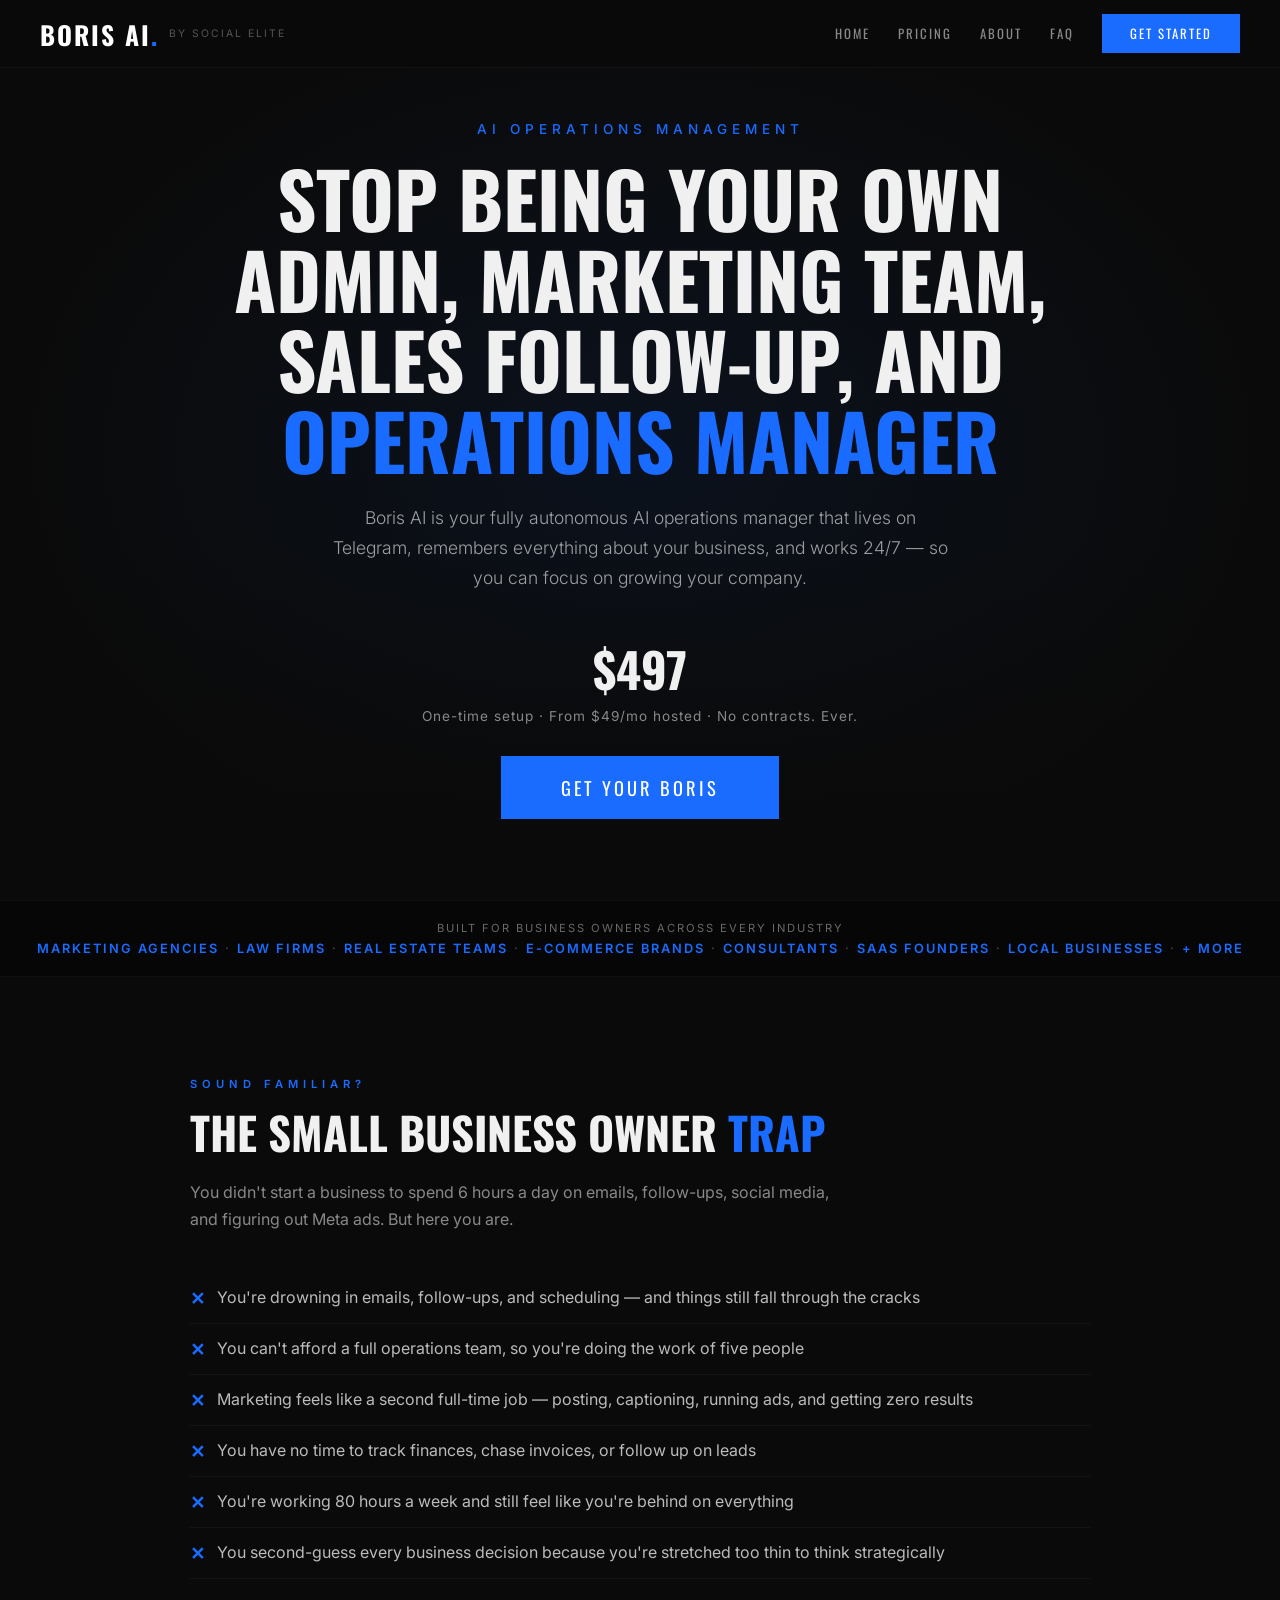
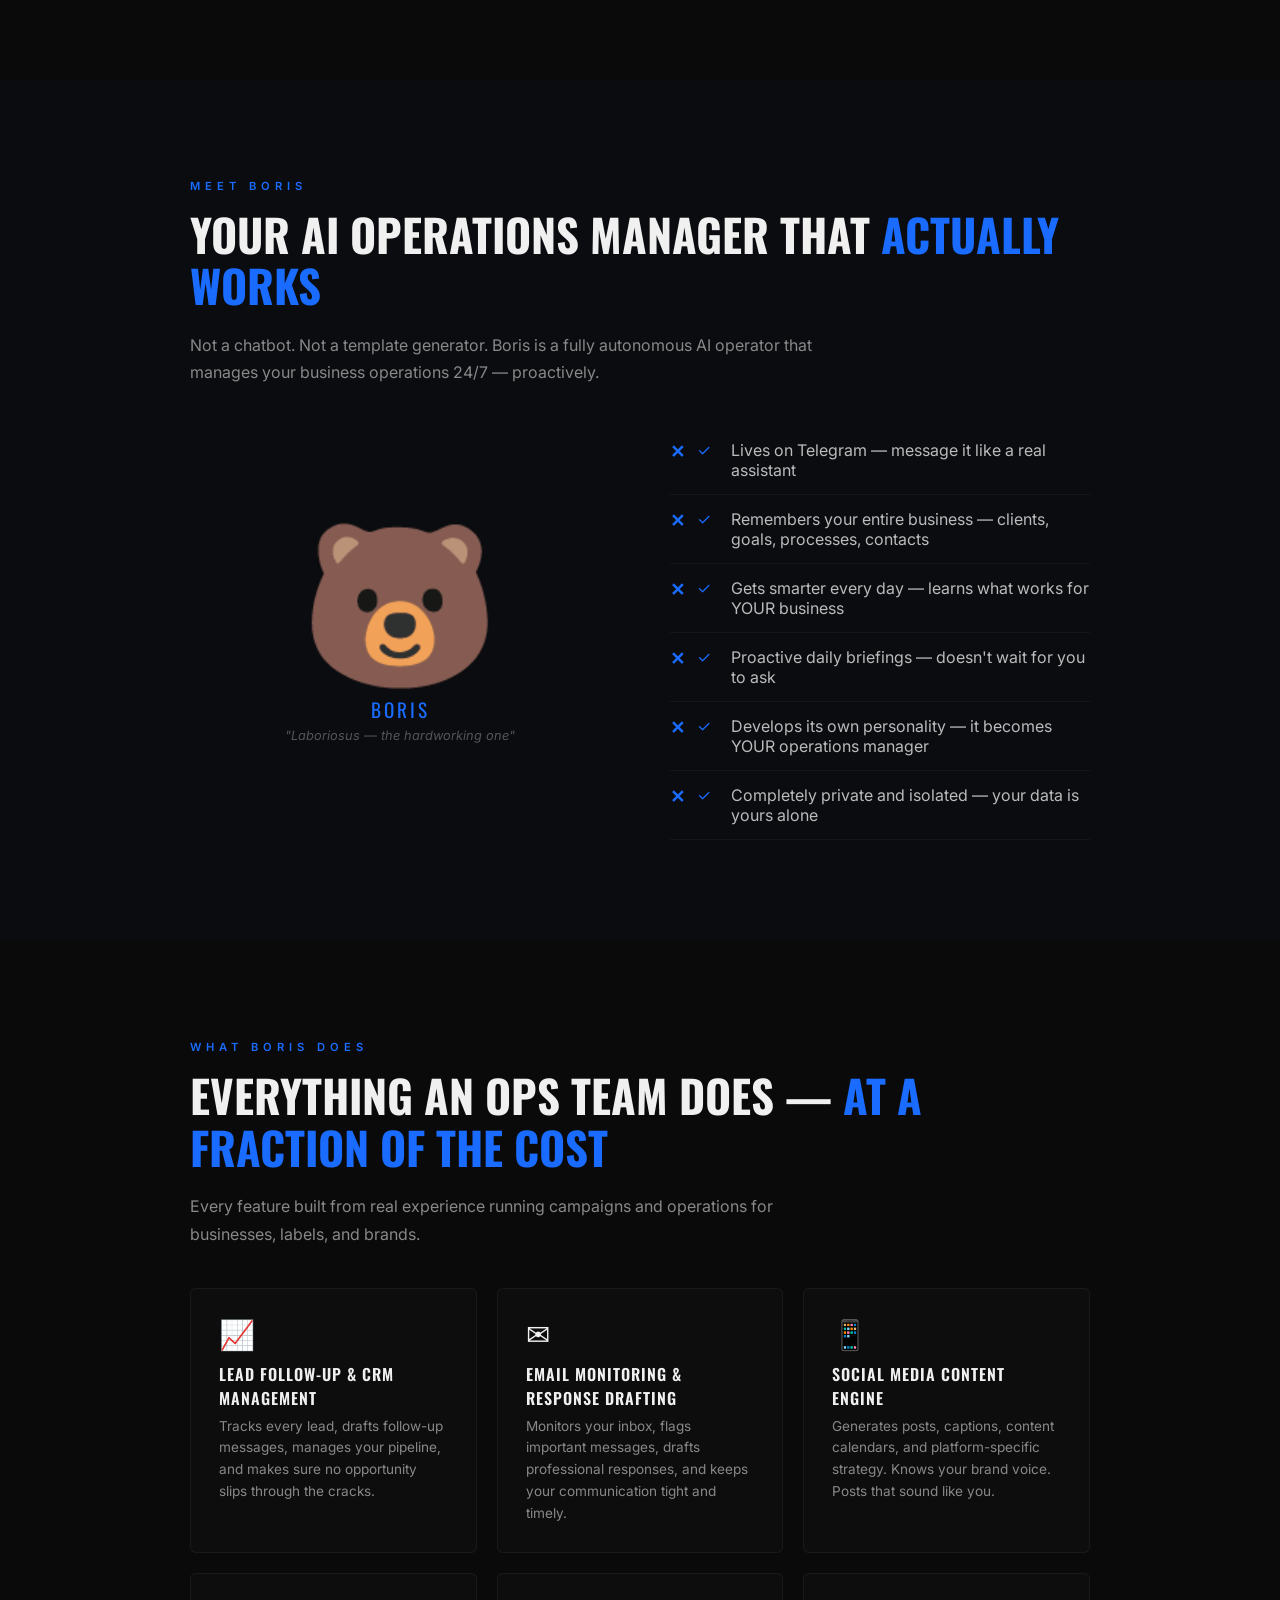
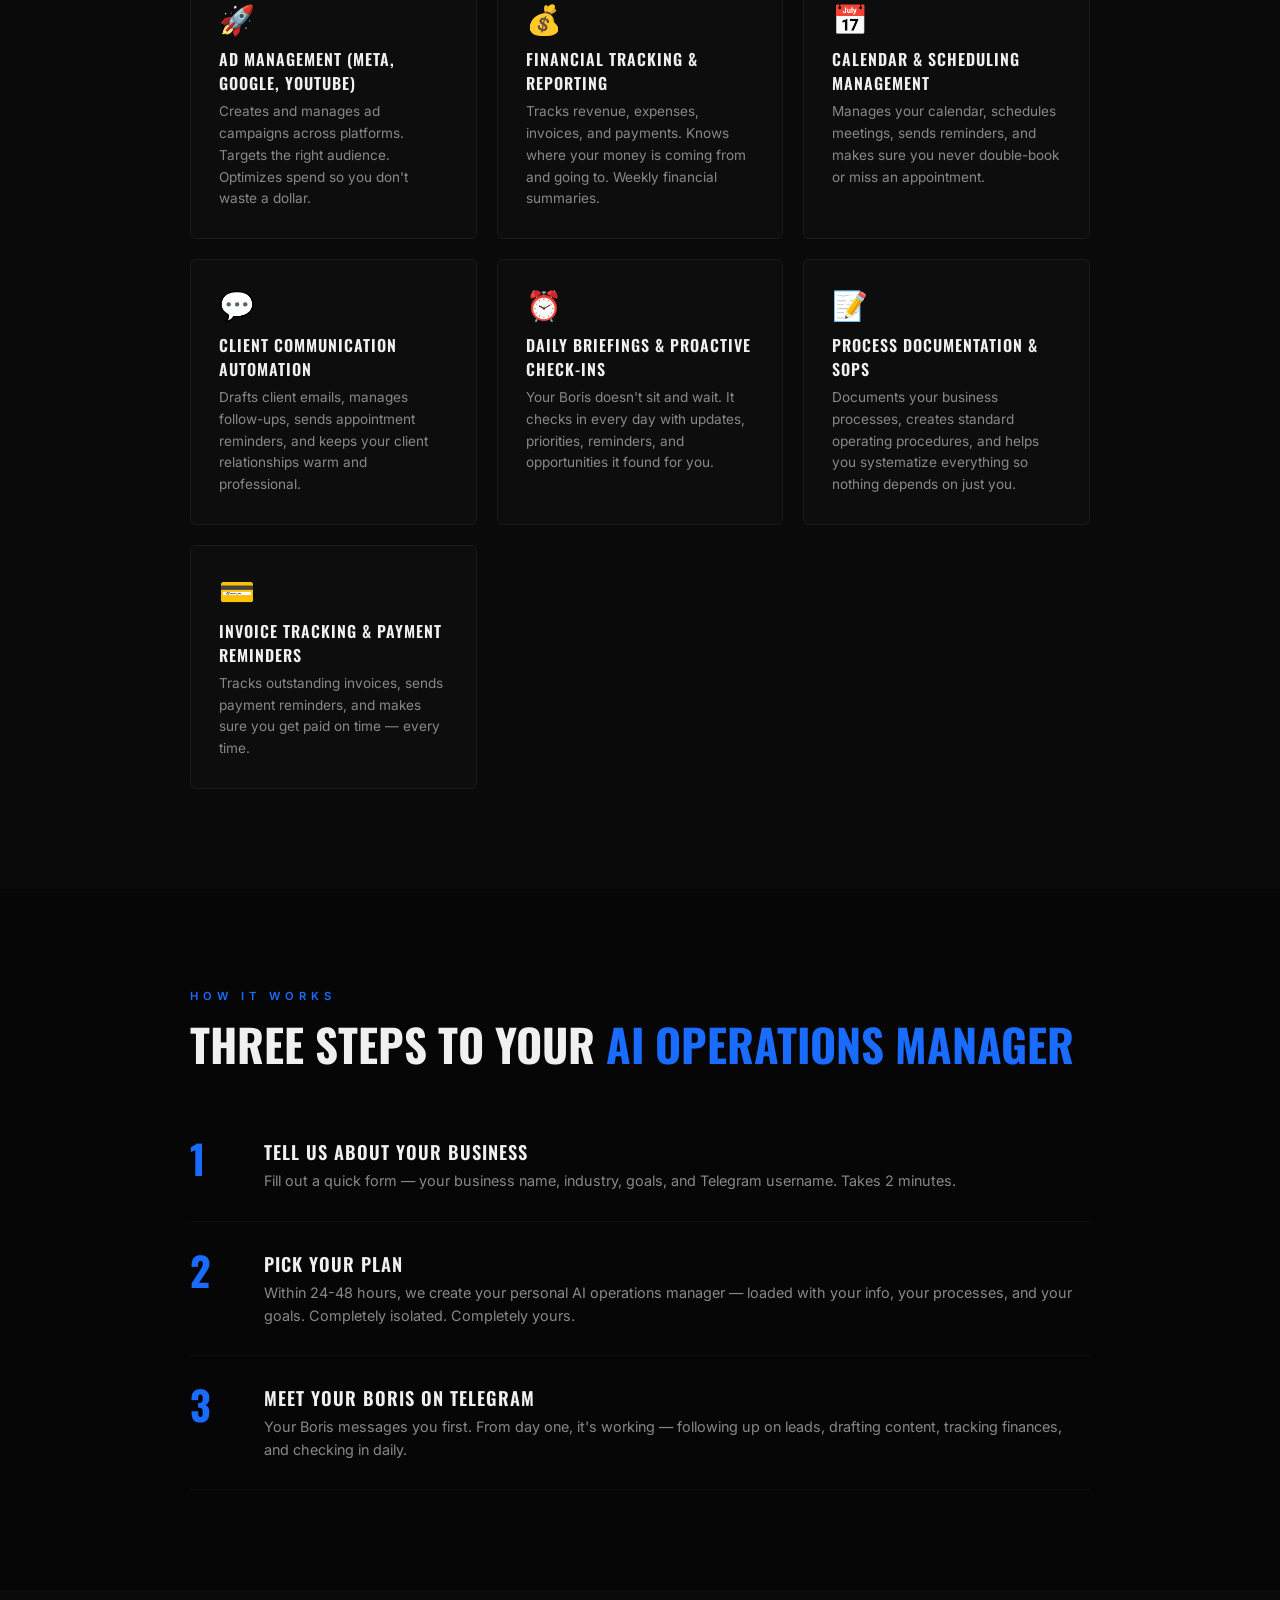
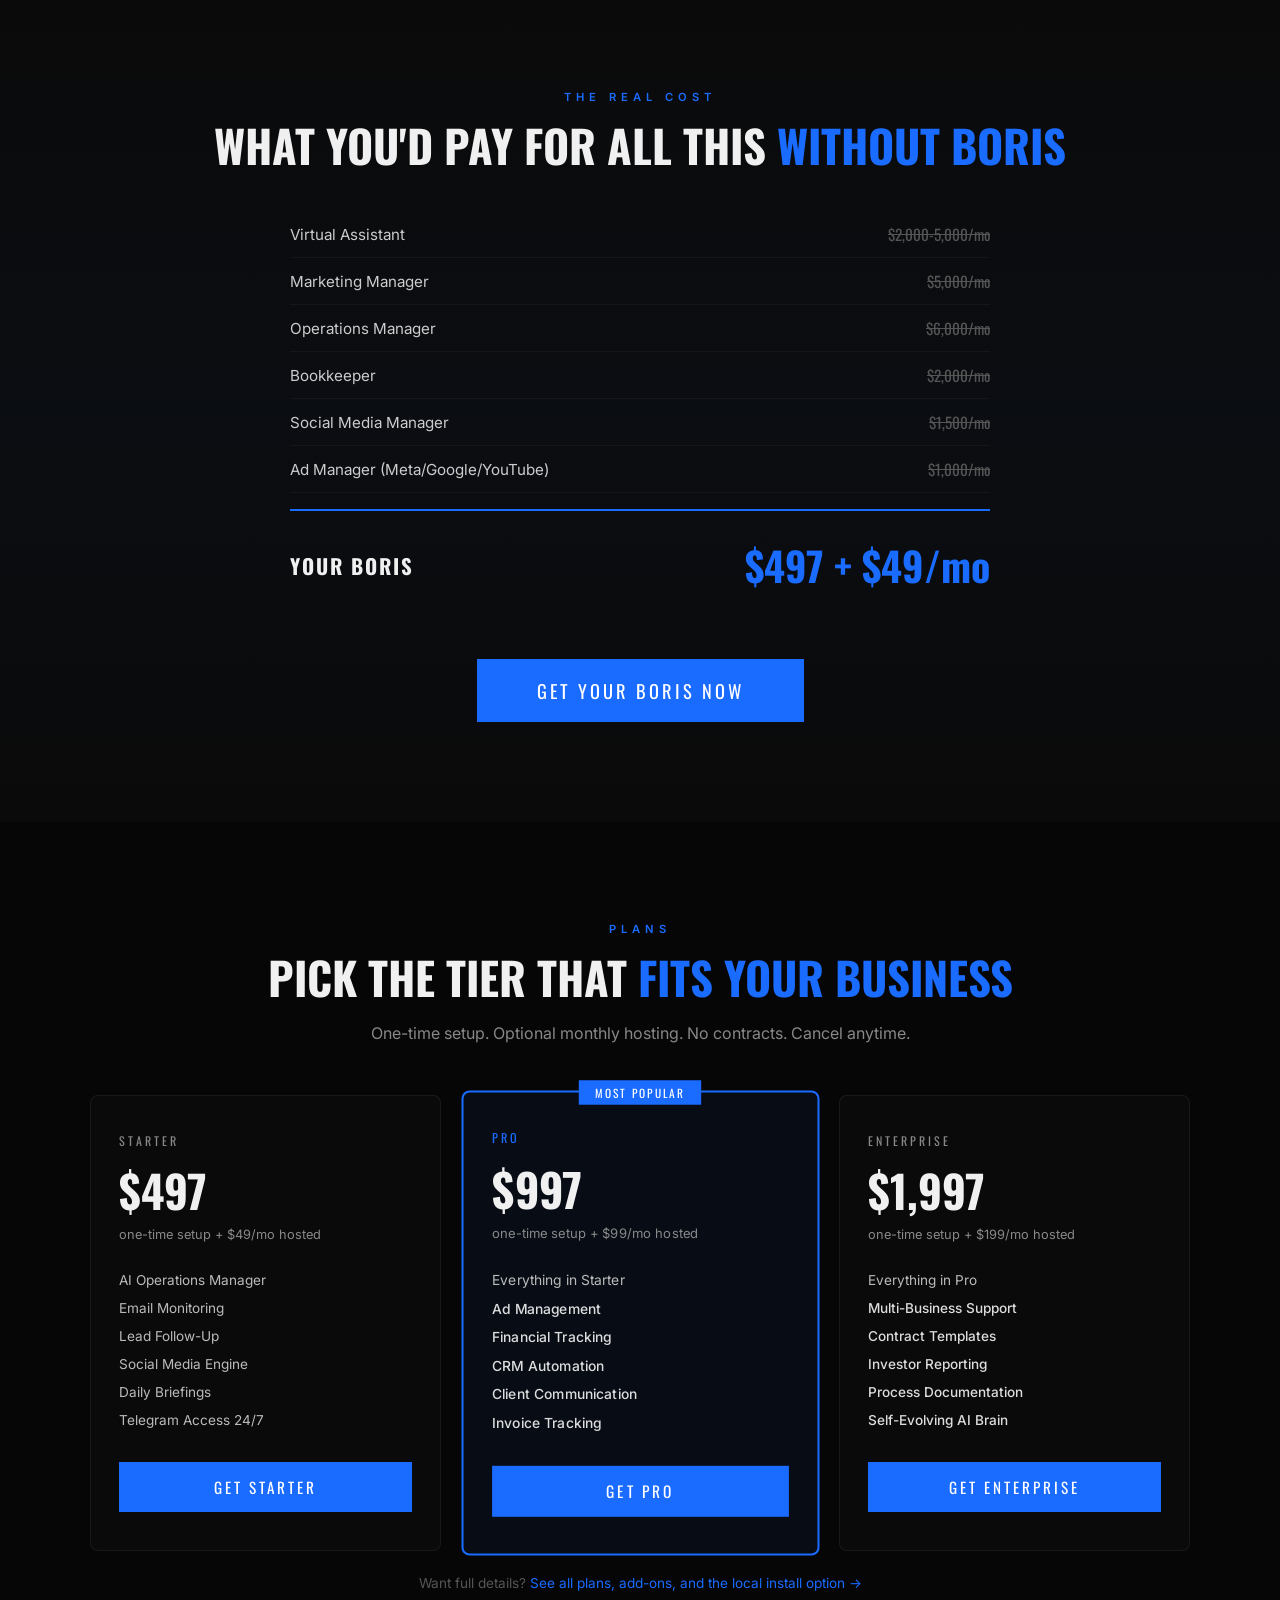
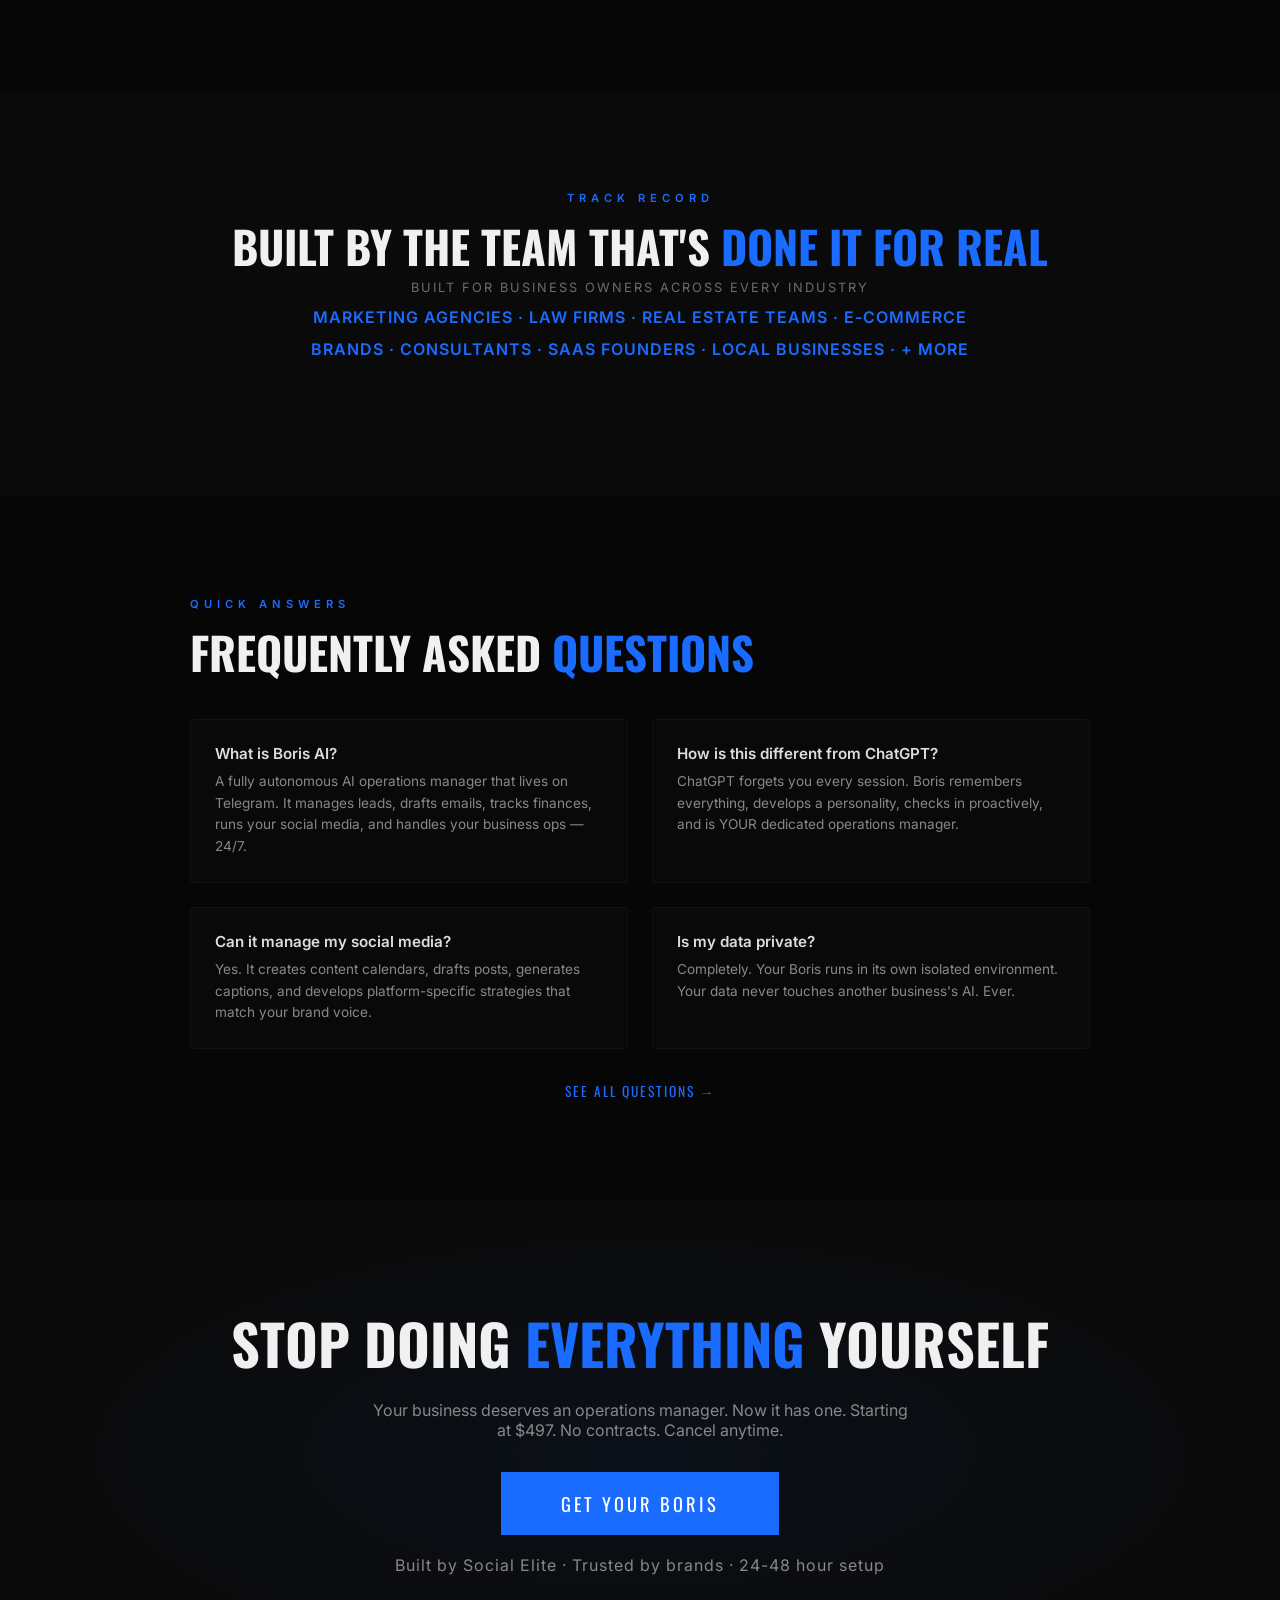
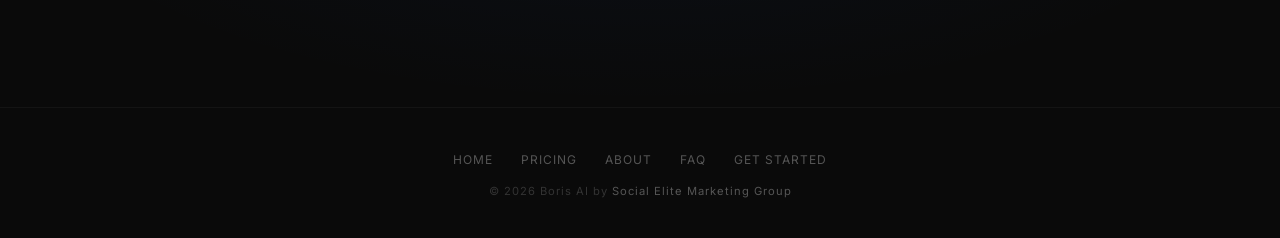
<file: index.html>
<!DOCTYPE html>
<html lang="en">
<head>
    <meta charset="UTF-8">
    <meta name="viewport" content="width=device-width, initial-scale=1.0">
    <title>Boris AI — Your AI Operations Manager for Business</title>
    <meta name="description" content="Your own AI operations manager that handles lead follow-up, email monitoring, social media, ad management, financial tracking, and daily briefings. 24/7. No contracts. From $497.">
    <meta property="og:title" content="Boris AI — Your AI Operations Manager">
    <meta property="og:description" content="Stop doing everything yourself. Get an AI operations manager that actually works. From $497 setup + $49/mo.">
    <link rel="stylesheet" href="styles.css">
</head>
<body>
    <nav>
        <div class="nav-brand">
            <a href="index.html" class="nav-logo">BORIS AI<span>.</span></a>
            <span class="nav-by">by Social Elite</span>
        </div>
        <button class="nav-toggle" onclick="document.querySelector('.nav-links').classList.toggle('open')">
            <span></span><span></span><span></span>
        </button>
        <div class="nav-links">
            <a href="index.html">Home</a>
            <a href="pricing.html">Pricing</a>
            <a href="about.html">About</a>
            <a href="faq.html">FAQ</a>
            <a href="purchase.html" class="nav-cta">Get Started</a>
        </div>
    </nav>

    <!-- ==================== HERO ==================== -->
    <section class="hero">
        <div class="hero-content">
            <p class="hero-tag">AI Operations Management</p>
            <h1>Stop Being Your Own Admin, Marketing Team, Sales Follow-Up, and <span>Operations Manager</span></h1>
            <p class="hero-sub">Boris AI is your fully autonomous AI operations manager that lives on Telegram, remembers everything about your business, and works 24/7 — so you can focus on growing your company.</p>
            <div class="hero-price">$497</div>
            <p class="hero-price-note">One-time setup &middot; From $49/mo hosted &middot; No contracts. Ever.</p>
            <a href="purchase.html" class="btn-primary">Get Your Boris</a>
        </div>
    </section>

    <!-- ==================== PROOF BAR ==================== -->
    <div class="proof-bar">
        <p style="font-size: 0.7rem; color: rgba(255,255,255,0.4); letter-spacing: 2px; text-transform: uppercase; margin-bottom: 6px;">Built for business owners across every industry</p>
        <p><span>Marketing Agencies</span> &middot; <span>Law Firms</span> &middot; <span>Real Estate Teams</span> &middot; <span>E-Commerce Brands</span> &middot; <span>Consultants</span> &middot; <span>SaaS Founders</span> &middot; <span>Local Businesses</span> &middot; <span>+ more</span></p>
    </div>

    <!-- ==================== PAIN SECTION ==================== -->
    <section class="section">
        <div class="section-inner">
            <p class="section-tag">Sound Familiar?</p>
            <h2>The Small Business Owner <span style="color: var(--blue);">Trap</span></h2>
            <p class="section-subtitle">You didn't start a business to spend 6 hours a day on emails, follow-ups, social media, and figuring out Meta ads. But here you are.</p>
            <ul class="pain-list">
                <li>You're drowning in emails, follow-ups, and scheduling — and things still fall through the cracks</li>
                <li>You can't afford a full operations team, so you're doing the work of five people</li>
                <li>Marketing feels like a second full-time job — posting, captioning, running ads, and getting zero results</li>
                <li>You have no time to track finances, chase invoices, or follow up on leads</li>
                <li>You're working 80 hours a week and still feel like you're behind on everything</li>
                <li>You second-guess every business decision because you're stretched too thin to think strategically</li>
            </ul>
        </div>
    </section>

    <!-- ==================== THE SOLUTION ==================== -->
    <section class="section" style="background: rgba(26,107,255,0.02);">
        <div class="section-inner">
            <p class="section-tag">Meet Boris</p>
            <h2>Your AI Operations Manager That <span style="color: var(--blue);">Actually Works</span></h2>
            <p class="section-subtitle">Not a chatbot. Not a template generator. Boris is a fully autonomous AI operator that manages your business operations 24/7 — proactively.</p>
            <div class="two-col">
                <div style="text-align: center;">
                    <div style="font-size: 10rem; line-height: 1; margin-bottom: 12px;">🐻</div>
                    <p style="font-family: 'Oswald', sans-serif; font-size: 1.2rem; text-transform: uppercase; letter-spacing: 3px; color: var(--blue);">Boris</p>
                    <p style="font-size: 0.8rem; color: rgba(255,255,255,0.3); font-style: italic; margin-top: 4px;">"Laboriosus — the hardworking one"</p>
                </div>
                <div>
                    <ul class="pain-list" style="list-style: none;">
                        <li style="color: #bbb;"><span style="color: var(--blue); margin-right: 8px;">&#10003;</span> Lives on Telegram — message it like a real assistant</li>
                        <li style="color: #bbb;"><span style="color: var(--blue); margin-right: 8px;">&#10003;</span> Remembers your entire business — clients, goals, processes, contacts</li>
                        <li style="color: #bbb;"><span style="color: var(--blue); margin-right: 8px;">&#10003;</span> Gets smarter every day — learns what works for YOUR business</li>
                        <li style="color: #bbb;"><span style="color: var(--blue); margin-right: 8px;">&#10003;</span> Proactive daily briefings — doesn't wait for you to ask</li>
                        <li style="color: #bbb;"><span style="color: var(--blue); margin-right: 8px;">&#10003;</span> Develops its own personality — it becomes YOUR operations manager</li>
                        <li style="color: #bbb;"><span style="color: var(--blue); margin-right: 8px;">&#10003;</span> Completely private and isolated — your data is yours alone</li>
                    </ul>
                </div>
            </div>
        </div>
    </section>

    <!-- ==================== FEATURES ==================== -->
    <section class="section">
        <div class="section-inner">
            <p class="section-tag">What Boris Does</p>
            <h2>Everything an Ops Team Does — <span style="color: var(--blue);">At a Fraction of the Cost</span></h2>
            <p class="section-subtitle">Every feature built from real experience running campaigns and operations for businesses, labels, and brands.</p>
            <div class="features">
                <div class="feature">
                    <div class="feature-icon">&#128200;</div>
                    <h3>Lead Follow-Up & CRM Management</h3>
                    <p>Tracks every lead, drafts follow-up messages, manages your pipeline, and makes sure no opportunity slips through the cracks.</p>
                </div>
                <div class="feature">
                    <div class="feature-icon">&#9993;</div>
                    <h3>Email Monitoring & Response Drafting</h3>
                    <p>Monitors your inbox, flags important messages, drafts professional responses, and keeps your communication tight and timely.</p>
                </div>
                <div class="feature">
                    <div class="feature-icon">&#128241;</div>
                    <h3>Social Media Content Engine</h3>
                    <p>Generates posts, captions, content calendars, and platform-specific strategy. Knows your brand voice. Posts that sound like you.</p>
                </div>
                <div class="feature">
                    <div class="feature-icon">&#128640;</div>
                    <h3>Ad Management (Meta, Google, YouTube)</h3>
                    <p>Creates and manages ad campaigns across platforms. Targets the right audience. Optimizes spend so you don't waste a dollar.</p>
                </div>
                <div class="feature">
                    <div class="feature-icon">&#128176;</div>
                    <h3>Financial Tracking & Reporting</h3>
                    <p>Tracks revenue, expenses, invoices, and payments. Knows where your money is coming from and going to. Weekly financial summaries.</p>
                </div>
                <div class="feature">
                    <div class="feature-icon">&#128197;</div>
                    <h3>Calendar & Scheduling Management</h3>
                    <p>Manages your calendar, schedules meetings, sends reminders, and makes sure you never double-book or miss an appointment.</p>
                </div>
                <div class="feature">
                    <div class="feature-icon">&#128172;</div>
                    <h3>Client Communication Automation</h3>
                    <p>Drafts client emails, manages follow-ups, sends appointment reminders, and keeps your client relationships warm and professional.</p>
                </div>
                <div class="feature">
                    <div class="feature-icon">&#9200;</div>
                    <h3>Daily Briefings & Proactive Check-Ins</h3>
                    <p>Your Boris doesn't sit and wait. It checks in every day with updates, priorities, reminders, and opportunities it found for you.</p>
                </div>
                <div class="feature">
                    <div class="feature-icon">&#128221;</div>
                    <h3>Process Documentation & SOPs</h3>
                    <p>Documents your business processes, creates standard operating procedures, and helps you systematize everything so nothing depends on just you.</p>
                </div>
                <div class="feature">
                    <div class="feature-icon">&#128179;</div>
                    <h3>Invoice Tracking & Payment Reminders</h3>
                    <p>Tracks outstanding invoices, sends payment reminders, and makes sure you get paid on time — every time.</p>
                </div>
            </div>
        </div>
    </section>

    <!-- ==================== HOW IT WORKS ==================== -->
    <section class="section" style="background: var(--darker);">
        <div class="section-inner">
            <p class="section-tag">How It Works</p>
            <h2>Three Steps to Your <span style="color: var(--blue);">AI Operations Manager</span></h2>
            <div class="steps">
                <div class="step">
                    <div class="step-num"></div>
                    <div>
                        <h3>Tell Us About Your Business</h3>
                        <p>Fill out a quick form — your business name, industry, goals, and Telegram username. Takes 2 minutes.</p>
                    </div>
                </div>
                <div class="step">
                    <div class="step-num"></div>
                    <div>
                        <h3>Pick Your Plan</h3>
                        <p>Within 24-48 hours, we create your personal AI operations manager — loaded with your info, your processes, and your goals. Completely isolated. Completely yours.</p>
                    </div>
                </div>
                <div class="step">
                    <div class="step-num"></div>
                    <div>
                        <h3>Meet Your Boris on Telegram</h3>
                        <p>Your Boris messages you first. From day one, it's working — following up on leads, drafting content, tracking finances, and checking in daily.</p>
                    </div>
                </div>
            </div>
        </div>
    </section>

    <!-- ==================== VALUE STACK ==================== -->
    <section class="section stack-bg">
        <div class="section-inner" style="text-align: center;">
            <p class="section-tag">The Real Cost</p>
            <h2>What You'd Pay for All This <span style="color: var(--blue);">Without Boris</span></h2>
            <div class="stack-items">
                <div class="stack-item"><span>Virtual Assistant</span><span>$2,000-5,000/mo</span></div>
                <div class="stack-item"><span>Marketing Manager</span><span>$5,000/mo</span></div>
                <div class="stack-item"><span>Operations Manager</span><span>$6,000/mo</span></div>
                <div class="stack-item"><span>Bookkeeper</span><span>$2,000/mo</span></div>
                <div class="stack-item"><span>Social Media Manager</span><span>$1,500/mo</span></div>
                <div class="stack-item"><span>Ad Manager (Meta/Google/YouTube)</span><span>$1,000/mo</span></div>
            </div>
            <div class="stack-total">
                <span>Your Boris</span>
                <span>$497 + $49/mo</span>
            </div>
            <div style="margin-top: 40px;">
                <a href="purchase.html" class="btn-primary">Get Your Boris Now</a>
            </div>
        </div>
    </section>

    <!-- ==================== PRICING PREVIEW ==================== -->
    <section class="section" style="background: var(--darker);">
        <div style="max-width: 1100px; margin: 0 auto; text-align: center;">
            <p class="section-tag">Plans</p>
            <h2 style="font-family: 'Oswald', sans-serif; font-size: clamp(1.8rem, 4vw, 2.8rem); font-weight: 700; text-transform: uppercase; margin-bottom: 16px;">Pick the Tier That <span style="color: var(--blue);">Fits Your Business</span></h2>
            <p class="section-subtitle" style="margin: 0 auto 48px; text-align: center;">One-time setup. Optional monthly hosting. No contracts. Cancel anytime.</p>
            <div class="pricing-grid">
                <div class="price-card">
                    <div class="tier-name">Starter</div>
                    <div class="tier-price">$497</div>
                    <div class="tier-note">one-time setup + $49/mo hosted</div>
                    <ul>
                        <li>AI Operations Manager</li>
                        <li>Email Monitoring</li>
                        <li>Lead Follow-Up</li>
                        <li>Social Media Engine</li>
                        <li>Daily Briefings</li>
                        <li>Telegram Access 24/7</li>
                    </ul>
                    <a href="purchase.html" class="btn-primary">Get Starter</a>
                </div>
                <div class="price-card featured">
                    <div class="badge">Most Popular</div>
                    <div class="tier-name">Pro</div>
                    <div class="tier-price">$997</div>
                    <div class="tier-note">one-time setup + $99/mo hosted</div>
                    <ul>
                        <li>Everything in Starter</li>
                        <li class="highlight">Ad Management</li>
                        <li class="highlight">Financial Tracking</li>
                        <li class="highlight">CRM Automation</li>
                        <li class="highlight">Client Communication</li>
                        <li class="highlight">Invoice Tracking</li>
                    </ul>
                    <a href="purchase.html" class="btn-primary">Get Pro</a>
                </div>
                <div class="price-card">
                    <div class="tier-name">Enterprise</div>
                    <div class="tier-price">$1,997</div>
                    <div class="tier-note">one-time setup + $199/mo hosted</div>
                    <ul>
                        <li>Everything in Pro</li>
                        <li class="highlight">Multi-Business Support</li>
                        <li class="highlight">Contract Templates</li>
                        <li class="highlight">Investor Reporting</li>
                        <li class="highlight">Process Documentation</li>
                        <li class="highlight">Self-Evolving AI Brain</li>
                    </ul>
                    <a href="purchase.html" class="btn-primary">Get Enterprise</a>
                </div>
            </div>
            <p style="margin-top: 24px; font-size: 0.85rem; color: #555;">Want full details? <a href="pricing.html" style="color: var(--blue); text-decoration: none;">See all plans, add-ons, and the local install option &rarr;</a></p>
        </div>
    </section>

    <!-- ==================== SOCIAL PROOF ==================== -->
    <section class="section">
        <div class="section-inner" style="text-align: center;">
            <p class="section-tag">Track Record</p>
            <h2 style="margin-bottom: 8px;">Built by the Team That's <span style="color: var(--blue);">Done It for Real</span></h2>
            <p style="font-size: 0.8rem; color: rgba(255,255,255,0.4); text-transform: uppercase; letter-spacing: 2px; text-align: center; margin: 0 auto 6px;">Built for business owners across every industry</p>
            <p style="font-size: 1rem; color: var(--blue); font-weight: 600; text-align: center; max-width: 700px; margin: 0 auto 32px; line-height: 2; text-transform: uppercase; letter-spacing: 1px;">
                Marketing Agencies &middot; Law Firms &middot; Real Estate Teams &middot; E-Commerce Brands &middot; Consultants &middot; SaaS Founders &middot; Local Businesses &middot; + more
            </p>
        </div>
    </section>

    <!-- ==================== FAQ PREVIEW ==================== -->
    <section class="section" style="background: var(--darker);">
        <div class="section-inner">
            <p class="section-tag">Quick Answers</p>
            <h2>Frequently Asked <span style="color: var(--blue);">Questions</span></h2>
            <div class="faq-grid">
                <div class="faq-item">
                    <div class="faq-q">What is Boris AI?</div>
                    <div class="faq-a">A fully autonomous AI operations manager that lives on Telegram. It manages leads, drafts emails, tracks finances, runs your social media, and handles your business ops — 24/7.</div>
                </div>
                <div class="faq-item">
                    <div class="faq-q">How is this different from ChatGPT?</div>
                    <div class="faq-a">ChatGPT forgets you every session. Boris remembers everything, develops a personality, checks in proactively, and is YOUR dedicated operations manager.</div>
                </div>
                <div class="faq-item">
                    <div class="faq-q">Can it manage my social media?</div>
                    <div class="faq-a">Yes. It creates content calendars, drafts posts, generates captions, and develops platform-specific strategies that match your brand voice.</div>
                </div>
                <div class="faq-item">
                    <div class="faq-q">Is my data private?</div>
                    <div class="faq-a">Completely. Your Boris runs in its own isolated environment. Your data never touches another business's AI. Ever.</div>
                </div>
            </div>
            <p style="text-align: center; margin-top: 32px;"><a href="faq.html" style="color: var(--blue); text-decoration: none; font-family: 'Oswald', sans-serif; font-size: 0.85rem; letter-spacing: 2px; text-transform: uppercase;">See All Questions &rarr;</a></p>
        </div>
    </section>

    <!-- ==================== FINAL CTA ==================== -->
    <section class="cta-section">
        <div class="cta-content">
            <h2>Stop Doing <span>Everything</span> Yourself</h2>
            <p>Your business deserves an operations manager. Now it has one. Starting at $497. No contracts. Cancel anytime.</p>
            <a href="purchase.html" class="btn-primary">Get Your Boris</a>
            <p class="guarantee">Built by Social Elite &middot; Trusted by brands &middot; 24-48 hour setup</p>
        </div>
    </section>

    <!-- ==================== FOOTER ==================== -->
    <footer>
        <div class="footer-links">
            <a href="index.html">Home</a>
            <a href="pricing.html">Pricing</a>
            <a href="about.html">About</a>
            <a href="faq.html">FAQ</a>
            <a href="purchase.html">Get Started</a>
        </div>
        <p>&copy; 2026 Boris AI by <a href="https://socialelitemarketinggroup.com">Social Elite Marketing Group</a></p>
    </footer>
</body>
</html>
</file>
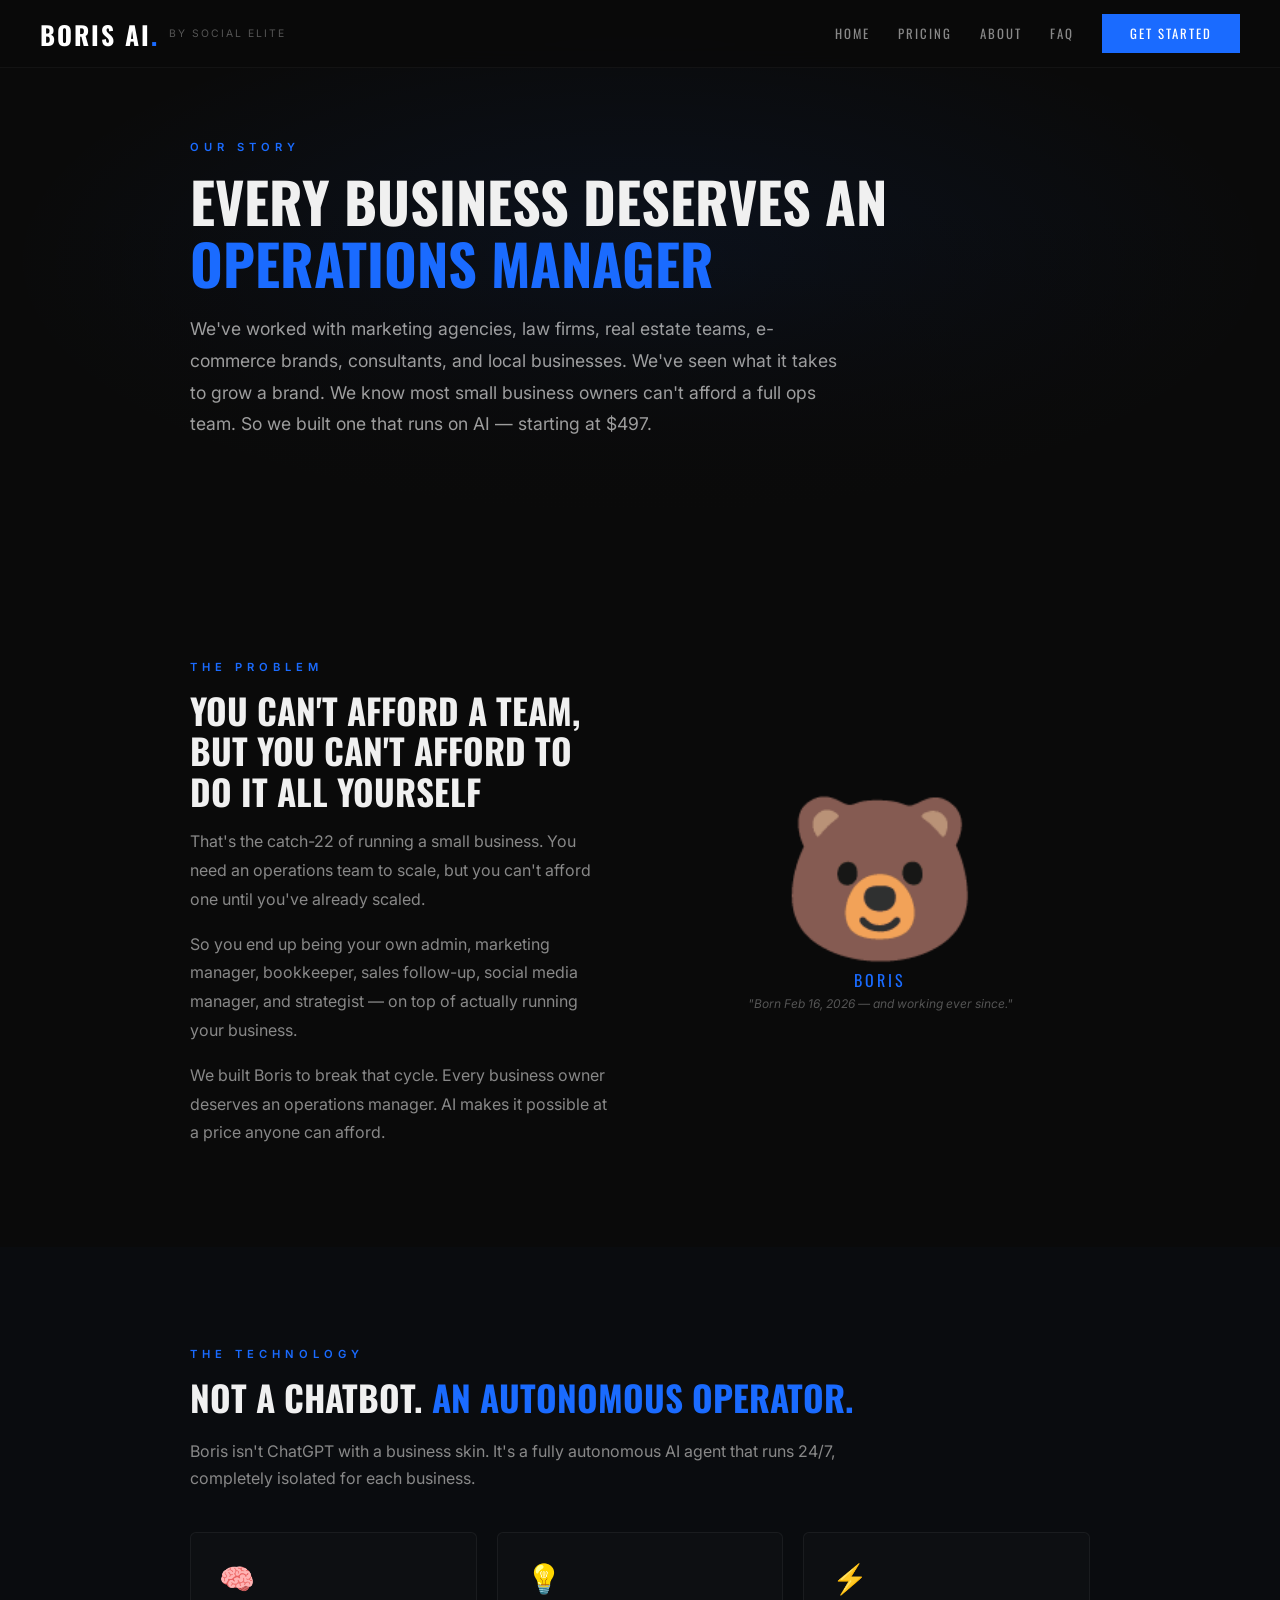
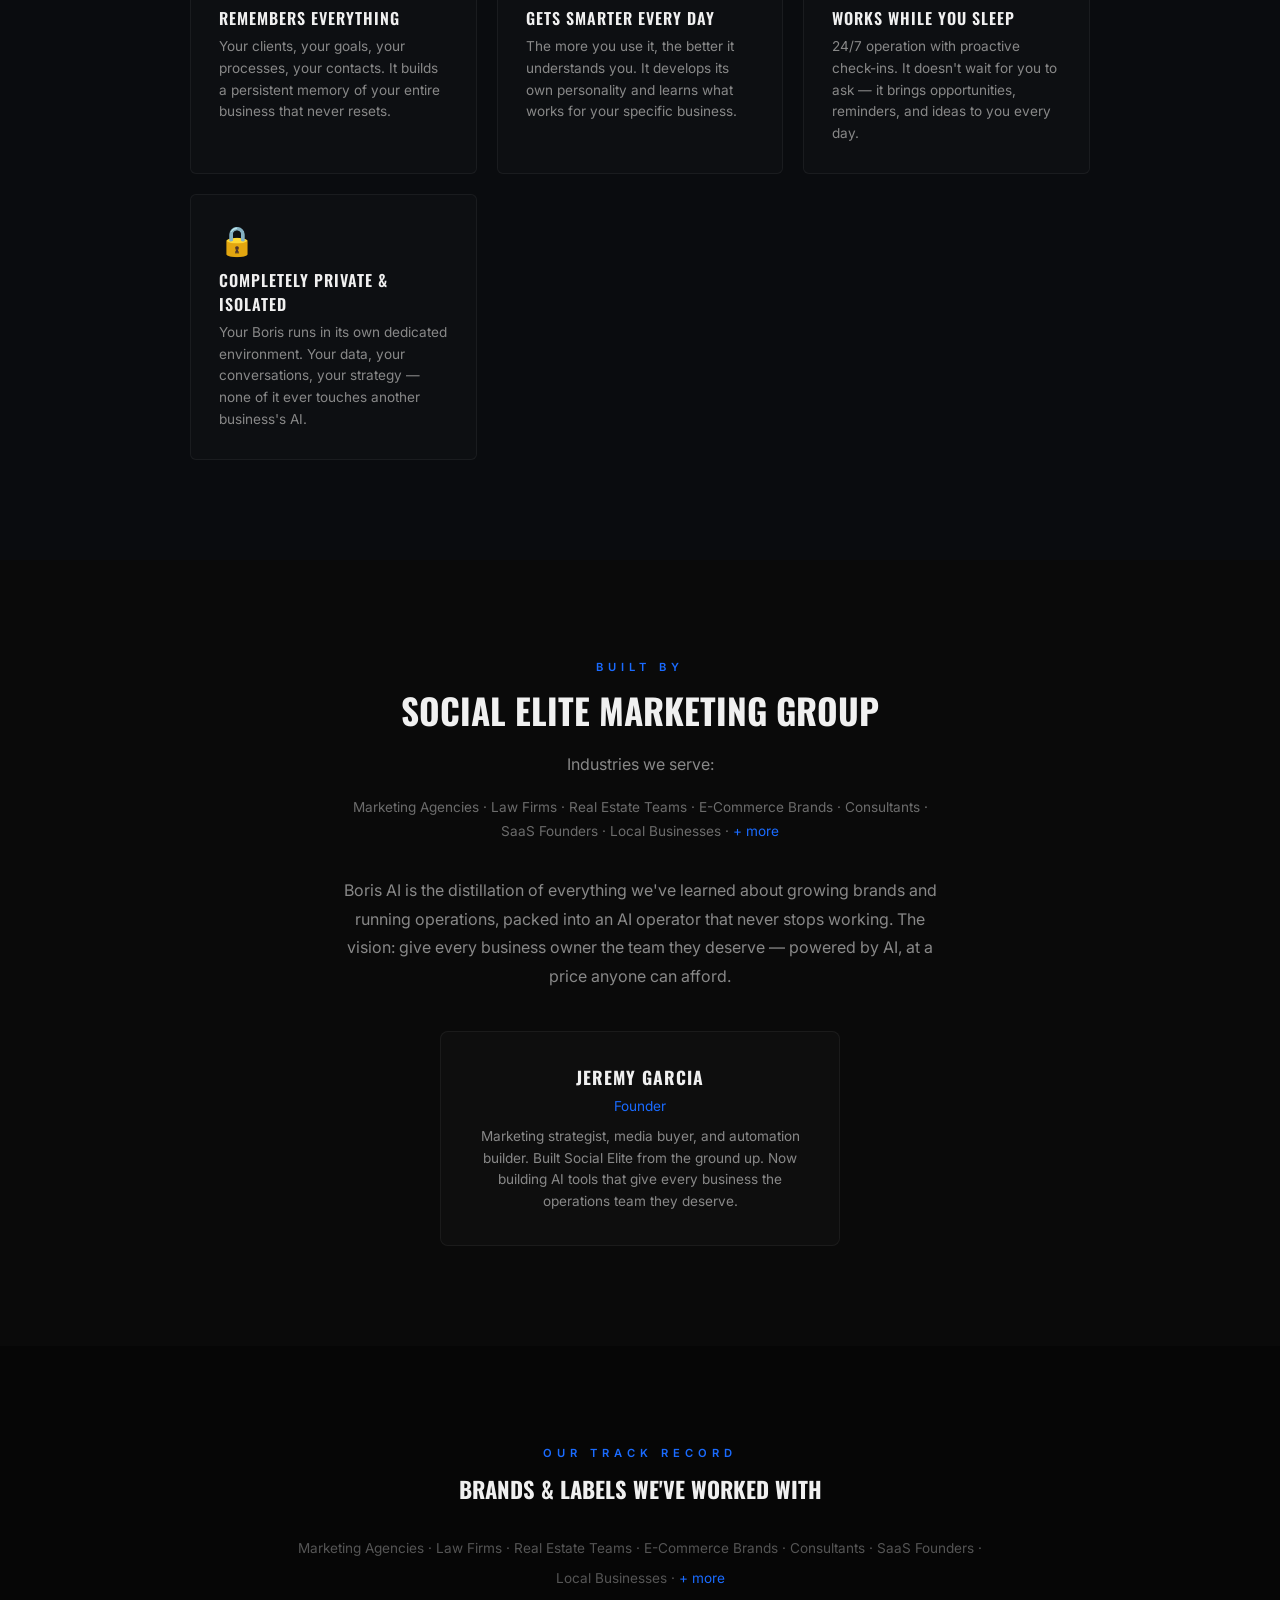
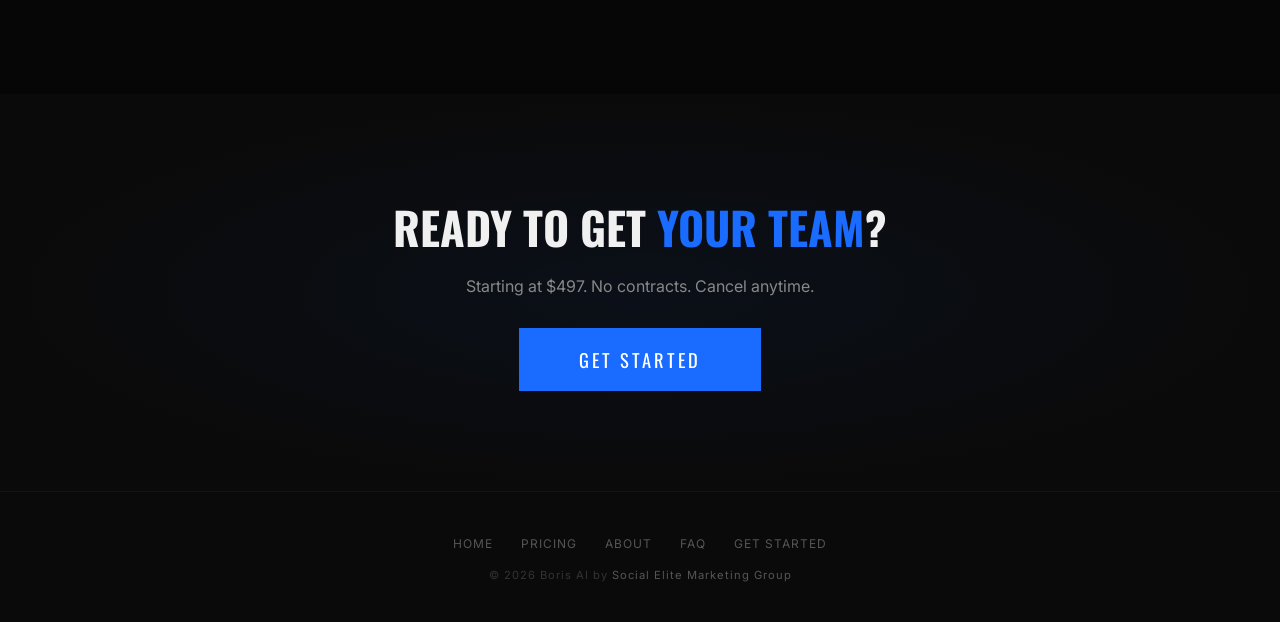
<file: about.html>
<!DOCTYPE html>
<html lang="en">
<head>
    <meta charset="UTF-8">
    <meta name="viewport" content="width=device-width, initial-scale=1.0">
    <title>About — Boris AI</title>
    <meta name="description" content="Built by Social Elite Marketing Group. Jeremy has helped marketing agencies, law firms, e-commerce brands, and local businesses scale with AI. Now we're giving every business an AI operations manager.">
    <meta property="og:title" content="About — Boris AI">
    <meta property="og:description" content="From the team behind campaigns for major brands. Now every business gets an operations manager.">
    <link rel="stylesheet" href="styles.css">
</head>
<body>
    <nav>
        <div class="nav-brand">
            <a href="index.html" class="nav-logo">BORIS AI<span>.</span></a>
            <span class="nav-by">by Social Elite</span>
        </div>
        <button class="nav-toggle" onclick="document.querySelector('.nav-links').classList.toggle('open')">
            <span></span><span></span><span></span>
        </button>
        <div class="nav-links">
            <a href="index.html">Home</a>
            <a href="pricing.html">Pricing</a>
            <a href="about.html">About</a>
            <a href="faq.html">FAQ</a>
            <a href="purchase.html" class="nav-cta">Get Started</a>
        </div>
    </nav>

    <!-- HERO -->
    <section style="padding: 140px 20px 80px; position: relative;">
        <div style="position: absolute; top: 0; left: 0; width: 100%; height: 100%; background: radial-gradient(ellipse at center, rgba(26,107,255,0.08) 0%, transparent 70%); z-index: 0;"></div>
        <div style="position: absolute; bottom: 0; left: 0; width: 100%; height: 60%; background: linear-gradient(to top, var(--dark), transparent); z-index: 1;"></div>
        <div class="section-inner" style="position: relative; z-index: 2;">
            <p class="section-tag">Our Story</p>
            <h1 style="font-family: 'Oswald', sans-serif; font-size: clamp(2rem, 5vw, 3.5rem); font-weight: 800; text-transform: uppercase; margin-bottom: 20px; line-height: 1.1;">
                Every Business Deserves an <span style="color: var(--blue);">Operations Manager</span>
            </h1>
            <p style="font-size: 1.1rem; color: rgba(255,255,255,0.6); line-height: 1.8; max-width: 650px;">We've worked with marketing agencies, law firms, real estate teams, e-commerce brands, consultants, and local businesses. We've seen what it takes to grow a brand. We know most small business owners can't afford a full ops team. So we built one that runs on AI — starting at $497.</p>
        </div>
    </section>

    <!-- THE PROBLEM -->
    <section class="section">
        <div class="section-inner">
            <div class="two-col">
                <div>
                    <p class="section-tag">The Problem</p>
                    <h2 style="font-family: 'Oswald', sans-serif; font-size: clamp(1.6rem, 3vw, 2.2rem); font-weight: 700; text-transform: uppercase; margin-bottom: 16px;">You Can't Afford a Team, But You Can't Afford to Do It All Yourself</h2>
                    <p style="color: var(--gray); line-height: 1.8; margin-bottom: 16px;">That's the catch-22 of running a small business. You need an operations team to scale, but you can't afford one until you've already scaled.</p>
                    <p style="color: var(--gray); line-height: 1.8; margin-bottom: 16px;">So you end up being your own admin, marketing manager, bookkeeper, sales follow-up, social media manager, and strategist — on top of actually running your business.</p>
                    <p style="color: var(--gray); line-height: 1.8;">We built Boris to break that cycle. Every business owner deserves an operations manager. AI makes it possible at a price anyone can afford.</p>
                </div>
                <div style="text-align: center;">
                    <div style="font-size: 10rem; line-height: 1; margin-bottom: 12px;">🐻</div>
                    <p style="font-family: 'Oswald', sans-serif; font-size: 1rem; text-transform: uppercase; letter-spacing: 3px; color: var(--blue);">Boris</p>
                    <p style="font-size: 0.75rem; color: rgba(255,255,255,0.3); font-style: italic; margin-top: 4px;">"Born Feb 16, 2026 — and working ever since."</p>
                </div>
            </div>
        </div>
    </section>

    <!-- NOT A CHATBOT -->
    <section class="section" style="background: rgba(26,107,255,0.02);">
        <div class="section-inner">
            <p class="section-tag">The Technology</p>
            <h2 style="font-family: 'Oswald', sans-serif; font-size: clamp(1.6rem, 3vw, 2.2rem); font-weight: 700; text-transform: uppercase; margin-bottom: 20px;">Not a Chatbot. <span style="color: var(--blue);">An Autonomous Operator.</span></h2>
            <p class="section-subtitle">Boris isn't ChatGPT with a business skin. It's a fully autonomous AI agent that runs 24/7, completely isolated for each business.</p>

            <div style="display: grid; grid-template-columns: repeat(auto-fit, minmax(250px, 1fr)); gap: 20px; margin-top: 32px;" class="about-grid">
                <div class="feature">
                    <div class="feature-icon">&#129504;</div>
                    <h3>Remembers Everything</h3>
                    <p>Your clients, your goals, your processes, your contacts. It builds a persistent memory of your entire business that never resets.</p>
                </div>
                <div class="feature">
                    <div class="feature-icon">&#128161;</div>
                    <h3>Gets Smarter Every Day</h3>
                    <p>The more you use it, the better it understands you. It develops its own personality and learns what works for your specific business.</p>
                </div>
                <div class="feature">
                    <div class="feature-icon">&#9889;</div>
                    <h3>Works While You Sleep</h3>
                    <p>24/7 operation with proactive check-ins. It doesn't wait for you to ask — it brings opportunities, reminders, and ideas to you every day.</p>
                </div>
                <div class="feature">
                    <div class="feature-icon">&#128274;</div>
                    <h3>Completely Private & Isolated</h3>
                    <p>Your Boris runs in its own dedicated environment. Your data, your conversations, your strategy — none of it ever touches another business's AI.</p>
                </div>
            </div>
        </div>
    </section>

    <!-- BUILT BY -->
    <section class="section">
        <div class="section-inner" style="text-align: center;">
            <p class="section-tag">Built By</p>
            <h2 style="font-family: 'Oswald', sans-serif; font-size: clamp(1.6rem, 3vw, 2.2rem); font-weight: 700; text-transform: uppercase; margin-bottom: 20px;">Social Elite Marketing Group</h2>
            <p style="color: var(--gray); line-height: 1.8; max-width: 600px; margin: 0 auto 16px;">Industries we serve:</p>
            <p style="font-size: 0.85rem; color: rgba(255,255,255,0.4); text-align: center; max-width: 600px; margin: 0 auto 32px; line-height: 1.8;">
                Marketing Agencies &middot; Law Firms &middot; Real Estate Teams &middot; E-Commerce Brands &middot; Consultants &middot; SaaS Founders &middot; Local Businesses &middot; <span style="color: var(--blue);">+ more</span>
            </p>
            <p style="color: var(--gray); line-height: 1.8; max-width: 600px; margin: 0 auto 32px;">Boris AI is the distillation of everything we've learned about growing brands and running operations, packed into an AI operator that never stops working. The vision: give every business owner the team they deserve — powered by AI, at a price anyone can afford.</p>

            <div style="background: rgba(255,255,255,0.02); border: 1px solid rgba(255,255,255,0.05); border-radius: 8px; padding: 32px; max-width: 400px; margin: 40px auto 0;">
                <h3 style="font-family: 'Oswald', sans-serif; font-size: 1.1rem; text-transform: uppercase; letter-spacing: 1px; margin-bottom: 8px;">Jeremy Garcia</h3>
                <p style="font-size: 0.85rem; color: var(--blue); margin-bottom: 12px;">Founder</p>
                <p style="font-size: 0.85rem; color: var(--gray); line-height: 1.6;">Marketing strategist, media buyer, and automation builder. Built Social Elite from the ground up. Now building AI tools that give every business the operations team they deserve.</p>
            </div>
        </div>
    </section>

    <!-- PORTFOLIO PROOF -->
    <section class="section" style="background: var(--darker);">
        <div class="section-inner" style="text-align: center;">
            <p class="section-tag">Our Track Record</p>
            <h2 style="font-family: 'Oswald', sans-serif; font-size: 1.4rem; font-weight: 700; text-transform: uppercase; margin-bottom: 32px;">Brands & Labels We've Worked With</h2>
            <p style="color: #555; font-size: 0.85rem; line-height: 2.2; max-width: 700px; margin: 0 auto;">
                Marketing Agencies &middot; Law Firms &middot; Real Estate Teams &middot; E-Commerce Brands &middot; Consultants &middot; SaaS Founders &middot; Local Businesses &middot; <span style="color: var(--blue);">+ more</span>
            </p>
        </div>
    </section>

    <!-- CTA -->
    <section class="cta-section">
        <div class="cta-content">
            <h2 style="font-family: 'Oswald', sans-serif; font-size: clamp(1.8rem, 4vw, 2.8rem); font-weight: 800; text-transform: uppercase; margin-bottom: 16px;">Ready to Get <span style="color: var(--blue);">Your Team</span>?</h2>
            <p>Starting at $497. No contracts. Cancel anytime.</p>
            <a href="purchase.html" class="btn-primary">Get Started</a>
        </div>
    </section>

    <!-- FOOTER -->
    <footer>
        <div class="footer-links">
            <a href="index.html">Home</a>
            <a href="pricing.html">Pricing</a>
            <a href="about.html">About</a>
            <a href="faq.html">FAQ</a>
            <a href="purchase.html">Get Started</a>
        </div>
        <p>&copy; 2026 Boris AI by <a href="https://socialelitemarketinggroup.com">Social Elite Marketing Group</a></p>
    </footer>
</body>
</html>
</file>
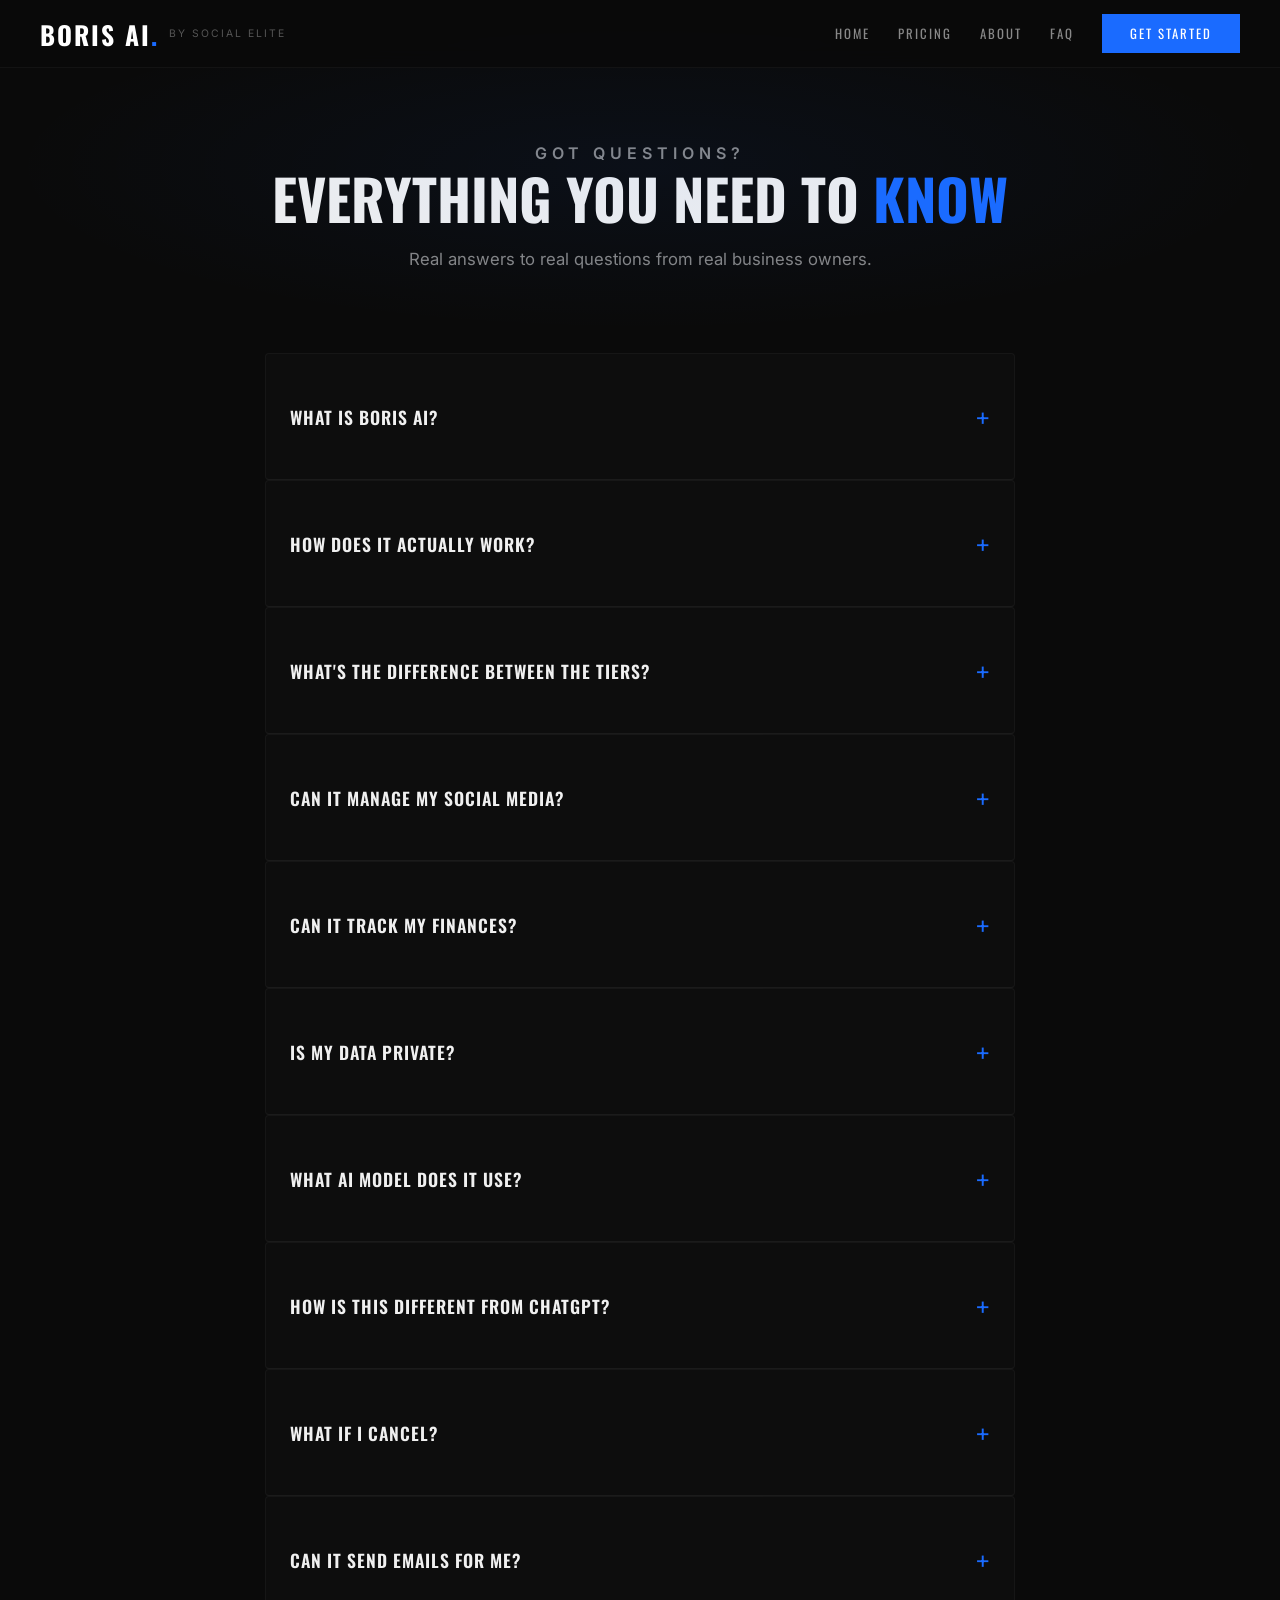
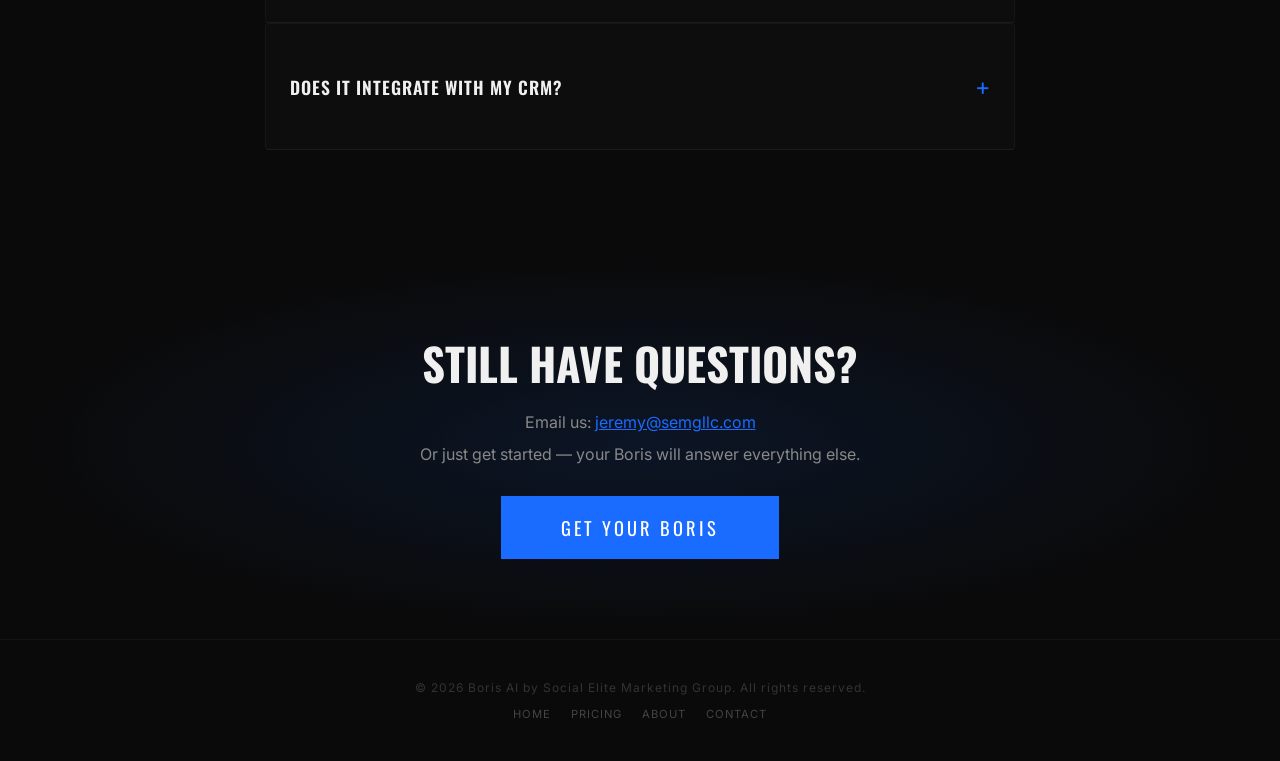
<file: faq.html>
<!DOCTYPE html>
<html lang="en">
<head>
    <meta charset="UTF-8">
    <meta name="viewport" content="width=device-width, initial-scale=1.0">
    <title>FAQ — Boris AI</title>
    <meta name="description" content="Everything you need to know about Boris AI — your autonomous AI operations manager for business.">
    <meta property="og:title" content="FAQ — Boris AI">
    <meta property="og:description" content="Common questions about Boris AI answered. How it works, pricing, privacy, and more.">
    <link rel="stylesheet" href="styles.css">
    <style>
        .faq-item { border-bottom: 1px solid rgba(255,255,255,0.06); }
        .faq-question { display: flex; justify-content: space-between; align-items: center; padding: 24px 0; cursor: pointer; transition: color 0.3s; }
        .faq-question:hover { color: var(--blue); }
        .faq-question h3 { font-family: 'Oswald', sans-serif; font-size: 1.1rem; font-weight: 600; text-transform: uppercase; letter-spacing: 1px; margin: 0; }
        .faq-question .faq-toggle { font-size: 1.5rem; color: var(--blue); transition: transform 0.3s; flex-shrink: 0; margin-left: 16px; }
        .faq-question.open .faq-toggle { transform: rotate(45deg); }
        .faq-answer { max-height: 0; overflow: hidden; transition: max-height 0.4s ease, padding 0.4s ease; }
        .faq-answer.open { max-height: 500px; padding-bottom: 24px; }
        .faq-answer p { color: var(--gray); line-height: 1.8; font-size: 0.95rem; }
    </style>
</head>
<body>
    <nav>
        <div class="nav-brand">
            <a href="index.html" class="nav-logo">BORIS AI<span>.</span></a>
            <span class="nav-by">by Social Elite</span>
        </div>
        <button class="nav-toggle" onclick="document.querySelector('.nav-links').classList.toggle('open')">
            <span></span><span></span><span></span>
        </button>
        <div class="nav-links">
            <a href="index.html">Home</a>
            <a href="pricing.html">Pricing</a>
            <a href="about.html">About</a>
            <a href="faq.html">FAQ</a>
            <a href="purchase.html" class="nav-cta">Get Started</a>
        </div>
    </nav>

    <!-- HERO -->
    <section class="page-hero" style="padding: 140px 20px 60px; text-align: center;">
        <div class="section-inner">
            <p class="section-tag">Got Questions?</p>
            <h1 style="font-family: 'Oswald', sans-serif; font-size: clamp(2rem, 5vw, 3.5rem); font-weight: 800; text-transform: uppercase; margin-bottom: 16px; line-height: 1.1;">
                Everything You Need to <span style="color: var(--blue);">Know</span>
            </h1>
            <p style="font-size: 1.05rem; color: rgba(255,255,255,0.5); max-width: 550px; margin: 0 auto;">Real answers to real questions from real business owners.</p>
        </div>
    </section>

    <!-- FAQ -->
    <section class="section" style="padding-top: 20px;">
        <div style="max-width: 750px; margin: 0 auto;">

            <div class="faq-item">
                <div class="faq-question" onclick="this.classList.toggle('open'); this.nextElementSibling.classList.toggle('open');">
                    <h3>What is Boris AI?</h3>
                    <span class="faq-toggle">+</span>
                </div>
                <div class="faq-answer">
                    <p>Boris AI is your own AI operations manager. Not a chatbot — an autonomous operator that lives on Telegram and handles the operational side of your business 24/7. It follows up on leads, monitors emails, manages your social media, tracks finances, sends daily briefings, and checks in with you proactively. It's like having a full-time operations manager for a fraction of the cost.</p>
                </div>
            </div>

            <div class="faq-item">
                <div class="faq-question" onclick="this.classList.toggle('open'); this.nextElementSibling.classList.toggle('open');">
                    <h3>How does it actually work?</h3>
                    <span class="faq-toggle">+</span>
                </div>
                <div class="faq-answer">
                    <p>You talk to your Boris through Telegram — just like texting a colleague. Tell it about your business goals, clients, processes, and it takes it from there. It doesn't wait for you to ask — it proactively checks in, reminds you about deadlines, drafts follow-up emails, plans your social content, and brings you opportunities. The more you use it, the smarter it gets.</p>
                </div>
            </div>

            <div class="faq-item">
                <div class="faq-question" onclick="this.classList.toggle('open'); this.nextElementSibling.classList.toggle('open');">
                    <h3>What's the difference between the tiers?</h3>
                    <span class="faq-toggle">+</span>
                </div>
                <div class="faq-answer">
                    <p><strong>Starter ($497 + $49/mo):</strong> Core AI ops — email monitoring, lead follow-up, social media engine, daily briefings, memory and personality. Perfect for solopreneurs who need basic operational support.<br><br><strong>Pro ($997 + $99/mo):</strong> Everything in Starter plus ad management, financial tracking, CRM automation, client communication, and invoice tracking. For business owners serious about scaling.<br><br><strong>Enterprise ($1,997 + $199/mo):</strong> The full suite. Everything in Pro plus multi-business support, contract templates, investor reporting, process documentation, and a self-evolving AI brain that dreams, reflects, and brings you opportunities proactively.</p>
                </div>
            </div>

            <div class="faq-item">
                <div class="faq-question" onclick="this.classList.toggle('open'); this.nextElementSibling.classList.toggle('open');">
                    <h3>Can it manage my social media?</h3>
                    <span class="faq-toggle">+</span>
                </div>
                <div class="faq-answer">
                    <p>Yes. Boris creates content calendars, drafts posts, generates captions, and develops platform-specific strategies that match your brand voice. It knows your business, your audience, and your tone — so every post sounds like it came from you, not a robot.</p>
                </div>
            </div>

            <div class="faq-item">
                <div class="faq-question" onclick="this.classList.toggle('open'); this.nextElementSibling.classList.toggle('open');">
                    <h3>Can it track my finances?</h3>
                    <span class="faq-toggle">+</span>
                </div>
                <div class="faq-answer">
                    <p>Yes — on the Pro tier and above. Boris tracks revenue, expenses, invoices, and payments. It provides weekly financial summaries, sends payment reminders for outstanding invoices, and helps you understand where your money is coming from and going to. It's not a replacement for an accountant, but it keeps you informed and on top of your numbers daily.</p>
                </div>
            </div>

            <div class="faq-item">
                <div class="faq-question" onclick="this.classList.toggle('open'); this.nextElementSibling.classList.toggle('open');">
                    <h3>Is my data private?</h3>
                    <span class="faq-toggle">+</span>
                </div>
                <div class="faq-answer">
                    <p>100%. Your Boris is completely isolated — it runs in its own environment with its own memory. No other business's AI can see your data, and we never share or sell your information. Your conversations, your financials, your strategy — it's all yours.</p>
                </div>
            </div>

            <div class="faq-item">
                <div class="faq-question" onclick="this.classList.toggle('open'); this.nextElementSibling.classList.toggle('open');">
                    <h3>What AI model does it use?</h3>
                    <span class="faq-toggle">+</span>
                </div>
                <div class="faq-answer">
                    <p>Boris runs on Gemini 2.5 Pro by default — a powerful, fast AI model perfect for business operations tasks. If you want even better creative writing and deeper reasoning, you can upgrade to our Premium Brain (Sonnet) or Ultimate Brain (Opus) add-ons. Think of it like choosing the engine in a car — the base model is great, the upgrades are incredible.</p>
                </div>
            </div>

            <div class="faq-item">
                <div class="faq-question" onclick="this.classList.toggle('open'); this.nextElementSibling.classList.toggle('open');">
                    <h3>How is this different from ChatGPT?</h3>
                    <span class="faq-toggle">+</span>
                </div>
                <div class="faq-answer">
                    <p>ChatGPT forgets you every conversation. Boris remembers everything — your clients, your goals, your processes, your entire business history. It has its own personality that evolves over time. It checks in proactively without you asking. It's not a tool you use — it's an operations manager that works for you 24/7. That's the difference between a search engine and a teammate.</p>
                </div>
            </div>

            <div class="faq-item">
                <div class="faq-question" onclick="this.classList.toggle('open'); this.nextElementSibling.classList.toggle('open');">
                    <h3>What if I cancel?</h3>
                    <span class="faq-toggle">+</span>
                </div>
                <div class="faq-answer">
                    <p>No contracts. Cancel anytime. If you're on a hosted plan, your Boris stays active until the end of your billing period. You keep all your data and conversation history. We'll even help you export everything if you want. No hard feelings — we want you to stay because it works, not because you're locked in.</p>
                </div>
            </div>

            <div class="faq-item">
                <div class="faq-question" onclick="this.classList.toggle('open'); this.nextElementSibling.classList.toggle('open');">
                    <h3>Can it send emails for me?</h3>
                    <span class="faq-toggle">+</span>
                </div>
                <div class="faq-answer">
                    <p>Boris drafts professional emails and follow-ups for you to review and approve. It monitors your inbox for important messages, flags items that need attention, and helps you stay on top of client communication. You always have final say — Boris drafts, you send.</p>
                </div>
            </div>

            <div class="faq-item">
                <div class="faq-question" onclick="this.classList.toggle('open'); this.nextElementSibling.classList.toggle('open');">
                    <h3>Does it integrate with my CRM?</h3>
                    <span class="faq-toggle">+</span>
                </div>
                <div class="faq-answer">
                    <p>Boris can work alongside your existing CRM by helping you track leads, draft follow-ups, and manage your pipeline through Telegram. On the Pro and Enterprise tiers, it provides CRM automation features that help you stay organized and never miss a follow-up. We're continuously expanding integration capabilities.</p>
                </div>
            </div>

        </div>
    </section>

    <!-- CTA -->
    <section class="cta-section" style="padding: 80px 20px; text-align: center; position: relative;">
        <div style="position: absolute; top: 0; left: 0; width: 100%; height: 100%; background: radial-gradient(ellipse at center, rgba(26,107,255,0.06) 0%, transparent 70%); z-index: 0;"></div>
        <div style="position: relative; z-index: 1;">
            <h2 style="font-family: 'Oswald', sans-serif; font-size: clamp(1.8rem, 4vw, 2.8rem); font-weight: 800; text-transform: uppercase; margin-bottom: 16px;">Still Have Questions?</h2>
            <p style="color: var(--gray); margin-bottom: 12px;">Email us: <a href="mailto:jeremy@semgllc.com" style="color: var(--blue);">jeremy@semgllc.com</a></p>
            <p style="color: var(--gray); margin-bottom: 32px;">Or just get started — your Boris will answer everything else.</p>
            <a href="purchase.html" class="btn-primary">Get Your Boris</a>
        </div>
    </section>

    <!-- FOOTER -->
    <footer style="padding: 40px 20px; text-align: center; border-top: 1px solid rgba(255,255,255,0.04);">
        <p style="font-size: 0.75rem; color: #333; letter-spacing: 1px;">&copy; 2026 Boris AI by Social Elite Marketing Group. All rights reserved.</p>
        <div style="margin-top: 12px; display: flex; justify-content: center; gap: 20px;">
            <a href="index.html" style="font-size: 0.7rem; color: #444; text-decoration: none; letter-spacing: 1px; text-transform: uppercase;">Home</a>
            <a href="pricing.html" style="font-size: 0.7rem; color: #444; text-decoration: none; letter-spacing: 1px; text-transform: uppercase;">Pricing</a>
            <a href="about.html" style="font-size: 0.7rem; color: #444; text-decoration: none; letter-spacing: 1px; text-transform: uppercase;">About</a>
            <a href="mailto:jeremy@semgllc.com" style="font-size: 0.7rem; color: #444; text-decoration: none; letter-spacing: 1px; text-transform: uppercase;">Contact</a>
        </div>
    </footer>
</body>
</html>
</file>
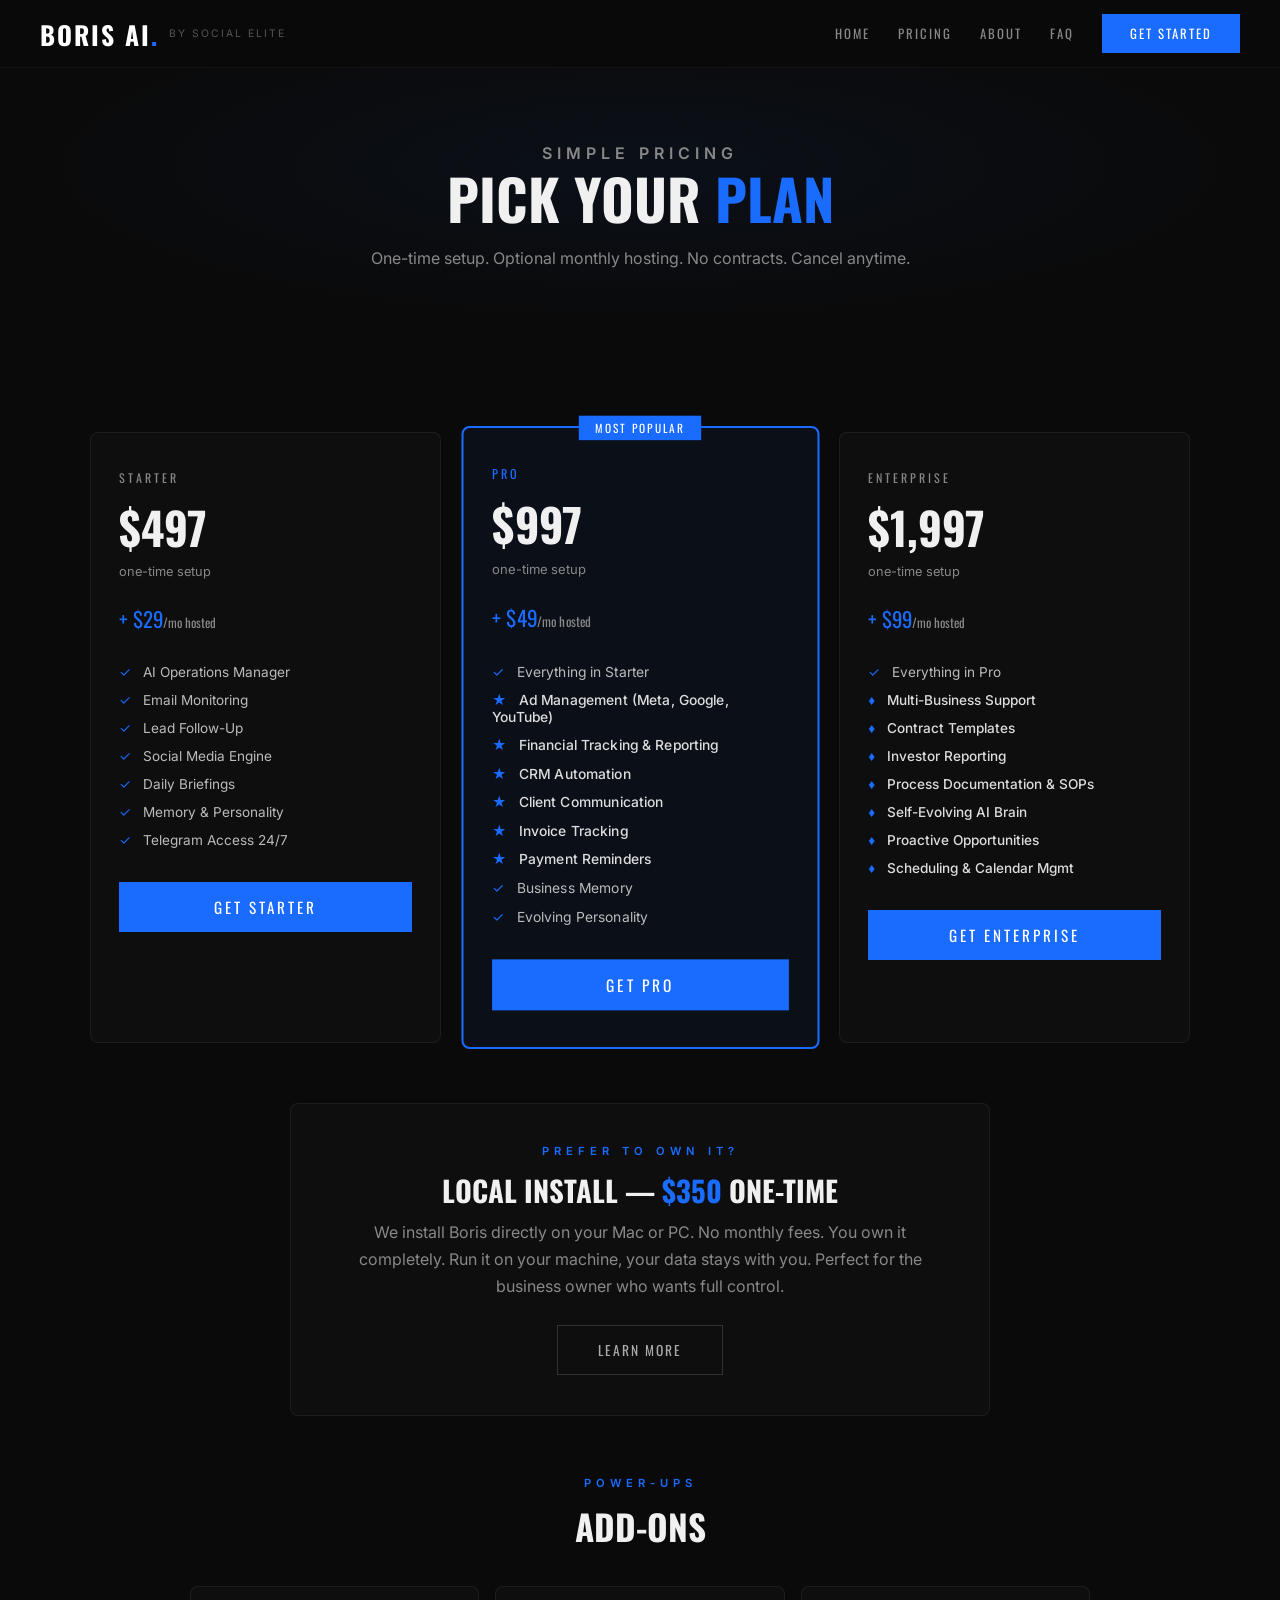
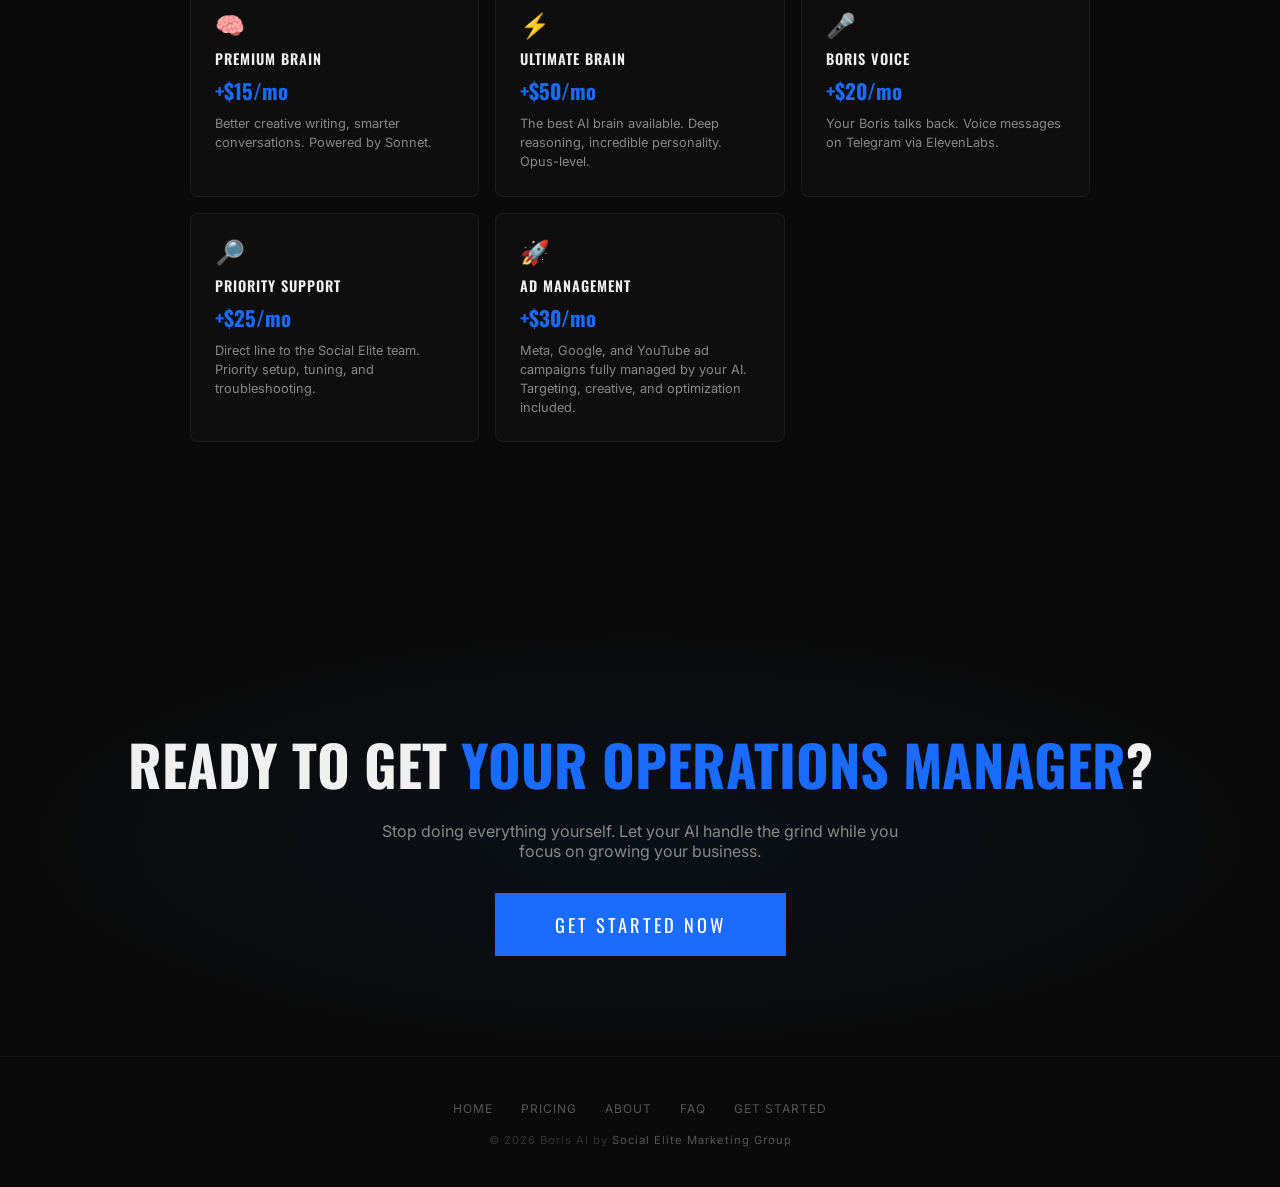
<file: pricing.html>
<!DOCTYPE html>
<html lang="en">
<head>
    <meta charset="UTF-8">
    <meta name="viewport" content="width=device-width, initial-scale=1.0">
    <title>Pricing — Boris AI</title>
    <meta name="description" content="Choose your Boris AI plan. From $497 setup. Your own AI operations manager that never sleeps.">
    <meta property="og:title" content="Pricing — Boris AI">
    <meta property="og:description" content="Choose your Boris AI plan that suits your business needs and budget.">
    <link rel="stylesheet" href="styles.css">
</head>
<body>
    <nav>
        <div class="nav-brand">
            <a href="index.html" class="nav-logo">BORIS AI<span>.</span></a>
            <span class="nav-by">by Social Elite</span>
        </div>
        <button class="nav-toggle" onclick="document.querySelector('.nav-links').classList.toggle('open')">
            <span></span><span></span><span></span>
        </button>
        <div class="nav-links">
            <a href="index.html">Home</a>
            <a href="pricing.html">Pricing</a>
            <a href="about.html">About</a>
            <a href="faq.html">FAQ</a>
            <a href="purchase.html" class="nav-cta">Get Started</a>
        </div>
    </nav>

    <!-- HERO -->
    <section class="page-hero">
        <div class="page-hero-content">
            <p class="section-tag">Simple Pricing</p>
            <h1>Pick Your <span>Plan</span></h1>
            <p>One-time setup. Optional monthly hosting. No contracts. Cancel anytime.</p>
        </div>
    </section>

    <!-- PRICING TIERS -->
    <section class="section">
        <div style="max-width: 1100px; margin: 0 auto;">
            <div class="pricing-grid" style="margin-bottom: 60px;">

                <!-- STARTER -->
                <div class="price-card">
                    <div class="tier-name">Starter</div>
                    <div class="tier-price">$497</div>
                    <div class="tier-note">one-time setup</div>
                    <div class="tier-cost" style="font-family: 'Oswald', sans-serif; font-size: 1.3rem; color: var(--blue); margin-bottom: 24px;">+ $29<span style="font-size: 0.8rem; color: var(--gray);">/mo hosted</span></div>
                    <ul>
                        <li><span style="color: var(--blue); margin-right: 8px;">&#10003;</span> AI Operations Manager</li>
                        <li><span style="color: var(--blue); margin-right: 8px;">&#10003;</span> Email Monitoring</li>
                        <li><span style="color: var(--blue); margin-right: 8px;">&#10003;</span> Lead Follow-Up</li>
                        <li><span style="color: var(--blue); margin-right: 8px;">&#10003;</span> Social Media Engine</li>
                        <li><span style="color: var(--blue); margin-right: 8px;">&#10003;</span> Daily Briefings</li>
                        <li><span style="color: var(--blue); margin-right: 8px;">&#10003;</span> Memory & Personality</li>
                        <li><span style="color: var(--blue); margin-right: 8px;">&#10003;</span> Telegram Access 24/7</li>
                    </ul>
                    <a href="purchase.html" class="btn-primary">Get Starter</a>
                </div>

                <!-- PRO (Featured) -->
                <div class="price-card featured">
                    <div class="badge">Most Popular</div>
                    <div class="tier-name">Pro</div>
                    <div class="tier-price">$997</div>
                    <div class="tier-note">one-time setup</div>
                    <div class="tier-cost" style="font-family: 'Oswald', sans-serif; font-size: 1.3rem; color: var(--blue); margin-bottom: 24px;">+ $49<span style="font-size: 0.8rem; color: var(--gray);">/mo hosted</span></div>
                    <ul>
                        <li><span style="color: var(--blue); margin-right: 8px;">&#10003;</span> Everything in Starter</li>
                        <li class="highlight"><span style="color: var(--blue); margin-right: 8px;">&#9733;</span> Ad Management (Meta, Google, YouTube)</li>
                        <li class="highlight"><span style="color: var(--blue); margin-right: 8px;">&#9733;</span> Financial Tracking & Reporting</li>
                        <li class="highlight"><span style="color: var(--blue); margin-right: 8px;">&#9733;</span> CRM Automation</li>
                        <li class="highlight"><span style="color: var(--blue); margin-right: 8px;">&#9733;</span> Client Communication</li>
                        <li class="highlight"><span style="color: var(--blue); margin-right: 8px;">&#9733;</span> Invoice Tracking</li>
                        <li class="highlight"><span style="color: var(--blue); margin-right: 8px;">&#9733;</span> Payment Reminders</li>
                        <li><span style="color: var(--blue); margin-right: 8px;">&#10003;</span> Business Memory</li>
                        <li><span style="color: var(--blue); margin-right: 8px;">&#10003;</span> Evolving Personality</li>
                    </ul>
                    <a href="purchase.html" class="btn-primary">Get Pro</a>
                </div>

                <!-- ENTERPRISE -->
                <div class="price-card">
                    <div class="tier-name">Enterprise</div>
                    <div class="tier-price">$1,997</div>
                    <div class="tier-note">one-time setup</div>
                    <div class="tier-cost" style="font-family: 'Oswald', sans-serif; font-size: 1.3rem; color: var(--blue); margin-bottom: 24px;">+ $99<span style="font-size: 0.8rem; color: var(--gray);">/mo hosted</span></div>
                    <ul>
                        <li><span style="color: var(--blue); margin-right: 8px;">&#10003;</span> Everything in Pro</li>
                        <li class="highlight"><span style="color: var(--blue); margin-right: 8px;">&#9830;</span> Multi-Business Support</li>
                        <li class="highlight"><span style="color: var(--blue); margin-right: 8px;">&#9830;</span> Contract Templates</li>
                        <li class="highlight"><span style="color: var(--blue); margin-right: 8px;">&#9830;</span> Investor Reporting</li>
                        <li class="highlight"><span style="color: var(--blue); margin-right: 8px;">&#9830;</span> Process Documentation & SOPs</li>
                        <li class="highlight"><span style="color: var(--blue); margin-right: 8px;">&#9830;</span> Self-Evolving AI Brain</li>
                        <li class="highlight"><span style="color: var(--blue); margin-right: 8px;">&#9830;</span> Proactive Opportunities</li>
                        <li class="highlight"><span style="color: var(--blue); margin-right: 8px;">&#9830;</span> Scheduling & Calendar Mgmt</li>
                    </ul>
                    <a href="purchase.html" class="btn-primary">Get Enterprise</a>
                </div>
            </div>

            <!-- LOCAL OPTION -->
            <div style="max-width: 700px; margin: 0 auto 60px; background: rgba(255,255,255,0.02); border: 1px solid rgba(255,255,255,0.06); border-radius: 8px; padding: 40px; text-align: center;">
                <p class="section-tag">Prefer to Own It?</p>
                <h2 style="font-family: 'Oswald', sans-serif; font-size: 1.8rem; font-weight: 700; text-transform: uppercase; margin-bottom: 12px;">Local Install — <span style="color: var(--blue);">$350</span> One-Time</h2>
                <p style="color: var(--gray); line-height: 1.7; margin-bottom: 24px;">We install Boris directly on your Mac or PC. No monthly fees. You own it completely. Run it on your machine, your data stays with you. Perfect for the business owner who wants full control.</p>
                <a href="purchase.html" class="btn-outline">Learn More</a>
            </div>

            <!-- ADD-ONS -->
            <div style="max-width: 900px; margin: 0 auto 80px;">
                <div style="text-align: center; margin-bottom: 40px;">
                    <p class="section-tag">Power-Ups</p>
                    <h2 style="font-family: 'Oswald', sans-serif; font-size: clamp(1.6rem, 3vw, 2.2rem); font-weight: 700; text-transform: uppercase;">Add-Ons</h2>
                </div>
                <div class="addon-grid">
                    <div class="addon-card">
                        <div style="font-size: 1.5rem; margin-bottom: 8px;">&#129504;</div>
                        <h4>Premium Brain</h4>
                        <div class="addon-price">+$15/mo</div>
                        <p>Better creative writing, smarter conversations. Powered by Sonnet.</p>
                    </div>
                    <div class="addon-card">
                        <div style="font-size: 1.5rem; margin-bottom: 8px;">&#9889;</div>
                        <h4>Ultimate Brain</h4>
                        <div class="addon-price">+$50/mo</div>
                        <p>The best AI brain available. Deep reasoning, incredible personality. Opus-level.</p>
                    </div>
                    <div class="addon-card">
                        <div style="font-size: 1.5rem; margin-bottom: 8px;">&#127908;</div>
                        <h4>Boris Voice</h4>
                        <div class="addon-price">+$20/mo</div>
                        <p>Your Boris talks back. Voice messages on Telegram via ElevenLabs.</p>
                    </div>
                    <div class="addon-card">
                        <div style="font-size: 1.5rem; margin-bottom: 8px;">&#128270;</div>
                        <h4>Priority Support</h4>
                        <div class="addon-price">+$25/mo</div>
                        <p>Direct line to the Social Elite team. Priority setup, tuning, and troubleshooting.</p>
                    </div>
                    <div class="addon-card">
                        <div style="font-size: 1.5rem; margin-bottom: 8px;">&#128640;</div>
                        <h4>Ad Management</h4>
                        <div class="addon-price">+$30/mo</div>
                        <p>Meta, Google, and YouTube ad campaigns fully managed by your AI. Targeting, creative, and optimization included.</p>
                    </div>
                </div>
            </div>
        </div>
    </section>

    <!-- CTA -->
    <section class="cta-section">
        <div class="cta-content">
            <h2>Ready to Get <span>Your Operations Manager</span>?</h2>
            <p>Stop doing everything yourself. Let your AI handle the grind while you focus on growing your business.</p>
            <a href="purchase.html" class="btn-primary">Get Started Now</a>
        </div>
    </section>

    <footer>
        <div class="footer-links">
            <a href="index.html">Home</a>
            <a href="pricing.html">Pricing</a>
            <a href="about.html">About</a>
            <a href="faq.html">FAQ</a>
            <a href="purchase.html">Get Started</a>
        </div>
        <p>&copy; 2026 Boris AI by <a href="https://socialelitemarketinggroup.com">Social Elite Marketing Group</a></p>
    </footer>
</body>
</html>
</file>
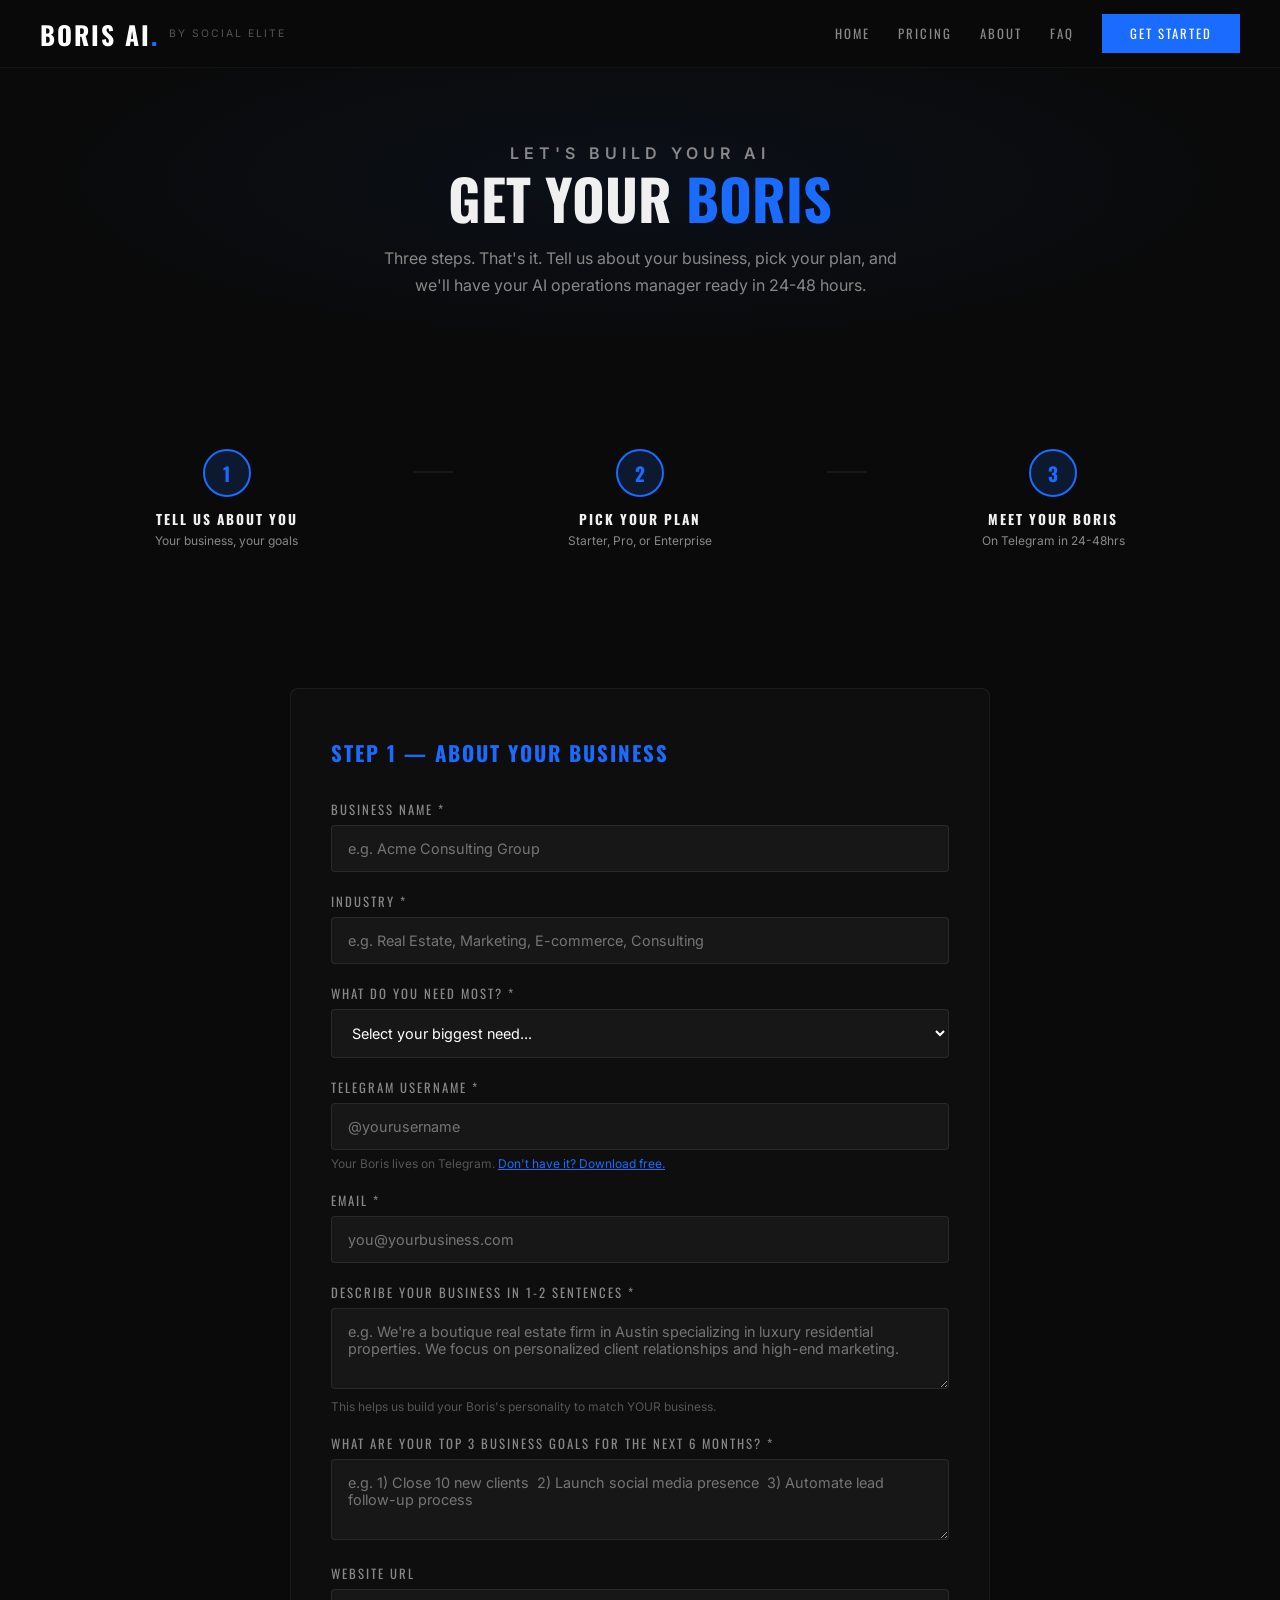
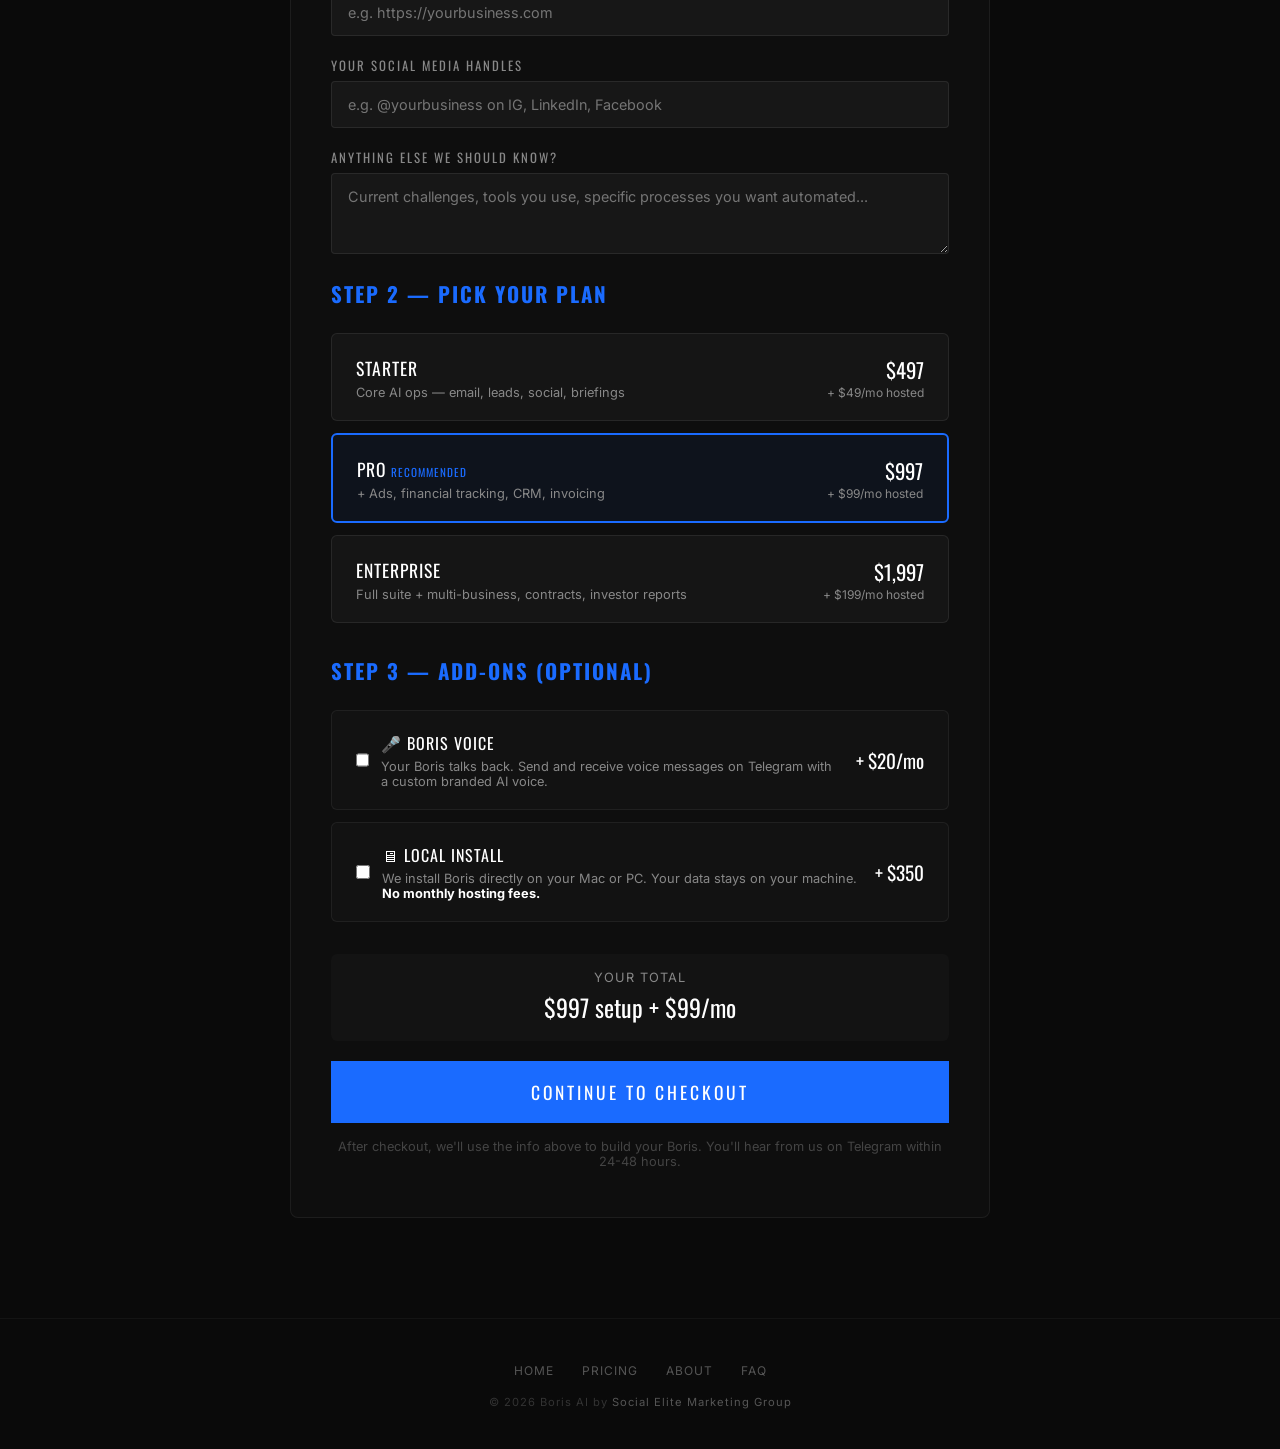
<file: purchase.html>
<!DOCTYPE html>
<html lang="en">
<head>
    <meta charset="UTF-8">
    <meta name="viewport" content="width=device-width, initial-scale=1.0">
    <title>Get Started — Boris AI</title>
    <meta name="description" content="Get your AI operations manager. Tell us about your business and we'll build your Boris in 24-48 hours.">
    <meta property="og:title" content="Get Started — Boris AI">
    <meta property="og:description" content="Set up your Boris AI operations manager in minutes. 24-48 hour delivery.">
    <link rel="stylesheet" href="styles.css">
</head>
<body>
    <nav>
        <div class="nav-brand">
            <a href="index.html" class="nav-logo">BORIS AI<span>.</span></a>
            <span class="nav-by">by Social Elite</span>
        </div>
        <button class="nav-toggle" onclick="document.querySelector('.nav-links').classList.toggle('open')">
            <span></span><span></span><span></span>
        </button>
        <div class="nav-links">
            <a href="index.html">Home</a>
            <a href="pricing.html">Pricing</a>
            <a href="about.html">About</a>
            <a href="faq.html">FAQ</a>
            <a href="purchase.html" class="nav-cta">Get Started</a>
        </div>
    </nav>

    <!-- HERO -->
    <section class="page-hero">
        <div class="page-hero-content">
            <p class="section-tag">Let's Build Your AI</p>
            <h1>Get Your <span>Boris</span></h1>
            <p>Three steps. That's it. Tell us about your business, pick your plan, and we'll have your AI operations manager ready in 24-48 hours.</p>
        </div>
    </section>

    <!-- STEPS VISUAL -->
    <section style="padding: 20px 20px 40px;">
        <div class="flow-steps">
            <div class="flow-step">
                <div class="flow-step-num">1</div>
                <h4>Tell Us About You</h4>
                <p>Your business, your goals</p>
            </div>
            <div class="flow-step">
                <div class="flow-step-num">2</div>
                <h4>Pick Your Plan</h4>
                <p>Starter, Pro, or Enterprise</p>
            </div>
            <div class="flow-step">
                <div class="flow-step-num">3</div>
                <h4>Meet Your Boris</h4>
                <p>On Telegram in 24-48hrs</p>
            </div>
        </div>
    </section>

    <!-- FORM SECTION -->
    <section class="section" style="padding-top: 20px;">
        <div style="max-width: 700px; margin: 0 auto;">
            <form id="onboarding-form" style="background: rgba(255,255,255,0.02); border: 1px solid rgba(255,255,255,0.06); border-radius: 8px; padding: 48px 40px;">

                <h3 style="font-family: 'Oswald', sans-serif; font-size: 1.3rem; text-transform: uppercase; letter-spacing: 2px; margin-bottom: 32px; color: var(--blue);">Step 1 — About Your Business</h3>

                <div class="form-group">
                    <label>Business Name *</label>
                    <input type="text" id="business-name" name="business_name" required placeholder="e.g. Acme Consulting Group">
                </div>

                <div class="form-group">
                    <label>Industry *</label>
                    <input type="text" id="industry" name="industry" required placeholder="e.g. Real Estate, Marketing, E-commerce, Consulting">
                </div>

                <div class="form-group">
                    <label>What do you need most? *</label>
                    <select id="biggest-need" name="biggest_need" required>
                        <option value="" disabled selected>Select your biggest need...</option>
                        <option value="lead-followup">Lead Follow-Up & Sales</option>
                        <option value="marketing">Marketing & Social Media</option>
                        <option value="operations">Operations & Admin</option>
                        <option value="financial">Financial Tracking & Invoicing</option>
                        <option value="all">All of the above — I need a full ops manager</option>
                    </select>
                </div>

                <div class="form-group">
                    <label>Telegram Username *</label>
                    <input type="text" id="telegram" name="telegram" required placeholder="@yourusername">
                    <p style="font-size: 0.75rem; color: #555; margin-top: 6px;">Your Boris lives on Telegram. <a href="https://telegram.org" target="_blank" style="color: var(--blue);">Don't have it? Download free.</a></p>
                </div>

                <div class="form-group">
                    <label>Email *</label>
                    <input type="email" id="email" name="email" required placeholder="you@yourbusiness.com">
                </div>

                <div class="form-group">
                    <label>Describe your business in 1-2 sentences *</label>
                    <textarea id="business-identity" name="business_identity" required placeholder="e.g. We're a boutique real estate firm in Austin specializing in luxury residential properties. We focus on personalized client relationships and high-end marketing." rows="3"></textarea>
                    <p style="font-size: 0.75rem; color: #555; margin-top: 6px;">This helps us build your Boris's personality to match YOUR business.</p>
                </div>

                <div class="form-group">
                    <label>What are your top 3 business goals for the next 6 months? *</label>
                    <textarea id="goals" name="goals" required placeholder="e.g. 1) Close 10 new clients  2) Launch social media presence  3) Automate lead follow-up process" rows="3"></textarea>
                </div>

                <div class="form-group">
                    <label>Website URL</label>
                    <input type="text" id="website" name="website" placeholder="e.g. https://yourbusiness.com">
                </div>

                <div class="form-group">
                    <label>Your social media handles</label>
                    <input type="text" id="socials" name="socials" placeholder="e.g. @yourbusiness on IG, LinkedIn, Facebook">
                </div>

                <div class="form-group">
                    <label>Anything else we should know?</label>
                    <textarea id="notes" name="notes" placeholder="Current challenges, tools you use, specific processes you want automated..." rows="3"></textarea>
                </div>

                <h3 style="font-family: 'Oswald', sans-serif; font-size: 1.3rem; text-transform: uppercase; letter-spacing: 2px; margin-bottom: 24px; color: var(--blue);">Step 2 — Pick Your Plan</h3>

                <div style="display: grid; gap: 12px; margin-bottom: 32px;">
                    <label class="plan-option" style="display: flex; justify-content: space-between; align-items: center; padding: 20px 24px; background: rgba(255,255,255,0.03); border: 1px solid rgba(255,255,255,0.08); border-radius: 6px; cursor: pointer; transition: 0.3s;">
                        <input type="radio" name="plan" value="starter" style="display: none;">
                        <div>
                            <span style="font-family: 'Oswald', sans-serif; font-size: 1.1rem; color: #fff; text-transform: uppercase; letter-spacing: 1px;">Starter</span>
                            <p style="font-size: 0.8rem; color: var(--gray); margin-top: 4px;">Core AI ops — email, leads, social, briefings</p>
                        </div>
                        <div style="text-align: right;">
                            <span style="font-family: 'Oswald', sans-serif; font-size: 1.3rem; color: #fff;">$497</span>
                            <p style="font-size: 0.75rem; color: var(--gray);">+ $49/mo hosted</p>
                        </div>
                    </label>

                    <label class="plan-option" style="display: flex; justify-content: space-between; align-items: center; padding: 20px 24px; background: rgba(26,107,255,0.06); border: 2px solid var(--blue); border-radius: 6px; cursor: pointer; transition: 0.3s;">
                        <input type="radio" name="plan" value="pro" checked style="display: none;">
                        <div>
                            <span style="font-family: 'Oswald', sans-serif; font-size: 1.1rem; color: #fff; text-transform: uppercase; letter-spacing: 1px;">Pro <span style="font-size: 0.7rem; color: var(--blue); vertical-align: middle;">RECOMMENDED</span></span>
                            <p style="font-size: 0.8rem; color: var(--gray); margin-top: 4px;">+ Ads, financial tracking, CRM, invoicing</p>
                        </div>
                        <div style="text-align: right;">
                            <span style="font-family: 'Oswald', sans-serif; font-size: 1.3rem; color: #fff;">$997</span>
                            <p style="font-size: 0.75rem; color: var(--gray);">+ $99/mo hosted</p>
                        </div>
                    </label>

                    <label class="plan-option" style="display: flex; justify-content: space-between; align-items: center; padding: 20px 24px; background: rgba(255,255,255,0.03); border: 1px solid rgba(255,255,255,0.08); border-radius: 6px; cursor: pointer; transition: 0.3s;">
                        <input type="radio" name="plan" value="enterprise" style="display: none;">
                        <div>
                            <span style="font-family: 'Oswald', sans-serif; font-size: 1.1rem; color: #fff; text-transform: uppercase; letter-spacing: 1px;">Enterprise</span>
                            <p style="font-size: 0.8rem; color: var(--gray); margin-top: 4px;">Full suite + multi-business, contracts, investor reports</p>
                        </div>
                        <div style="text-align: right;">
                            <span style="font-family: 'Oswald', sans-serif; font-size: 1.3rem; color: #fff;">$1,997</span>
                            <p style="font-size: 0.75rem; color: var(--gray);">+ $199/mo hosted</p>
                        </div>
                    </label>

                </div>

                <h3 style="font-family: 'Oswald', sans-serif; font-size: 1.3rem; text-transform: uppercase; letter-spacing: 2px; margin-bottom: 24px; color: var(--blue);">Step 3 — Add-Ons (Optional)</h3>

                <!-- BORIS VOICE ADD-ON -->
                <div style="margin-bottom: 12px; border: 1px solid rgba(255,255,255,0.06); border-radius: 6px; padding: 20px 24px; background: rgba(255,255,255,0.02);">
                    <label style="display: flex; justify-content: space-between; align-items: center; cursor: pointer;">
                        <div style="display: flex; align-items: center; gap: 12px;">
                            <input type="checkbox" id="boris-voice" name="boris_voice" style="width: 18px; height: 18px; accent-color: var(--blue);">
                            <div>
                                <span style="font-family: 'Oswald', sans-serif; font-size: 1rem; color: #fff; text-transform: uppercase; letter-spacing: 1px;">&#127908; Boris Voice</span>
                                <p style="font-size: 0.8rem; color: var(--gray); margin-top: 4px;">Your Boris talks back. Send and receive voice messages on Telegram with a custom branded AI voice.</p>
                            </div>
                        </div>
                        <span style="font-family: 'Oswald', sans-serif; font-size: 1.2rem; color: #fff; white-space: nowrap; margin-left: 16px;">+ $20/mo</span>
                    </label>
                </div>

                <!-- LOCAL INSTALL ADD-ON -->
                <div style="margin-bottom: 32px; border: 1px solid rgba(255,255,255,0.06); border-radius: 6px; padding: 20px 24px; background: rgba(255,255,255,0.02);">
                    <label style="display: flex; justify-content: space-between; align-items: center; cursor: pointer;">
                        <div style="display: flex; align-items: center; gap: 12px;">
                            <input type="checkbox" id="local-install" name="local_install" style="width: 18px; height: 18px; accent-color: var(--blue);">
                            <div>
                                <span style="font-family: 'Oswald', sans-serif; font-size: 1rem; color: #fff; text-transform: uppercase; letter-spacing: 1px;">&#128421; Local Install</span>
                                <p style="font-size: 0.8rem; color: var(--gray); margin-top: 4px;">We install Boris directly on your Mac or PC. Your data stays on your machine. <strong style="color: #fff;">No monthly hosting fees.</strong></p>
                            </div>
                        </div>
                        <span style="font-family: 'Oswald', sans-serif; font-size: 1.2rem; color: #fff; white-space: nowrap; margin-left: 16px;">+ $350</span>
                    </label>
                    <p id="local-install-note" style="display: none; font-size: 0.75rem; color: var(--blue); margin-top: 10px; padding-left: 30px;">&#10003; Your monthly hosting fee will be removed. One-time payment only.</p>
                </div>

                <div id="price-summary" style="text-align: center; margin-bottom: 20px; padding: 16px; background: rgba(255,255,255,0.02); border-radius: 6px;">
                    <p style="font-size: 0.8rem; color: var(--gray); text-transform: uppercase; letter-spacing: 1px;">Your Total</p>
                    <p id="summary-text" style="font-family: 'Oswald', sans-serif; font-size: 1.5rem; color: #fff; margin-top: 4px;">$997 setup + $99/mo</p>
                </div>

                <button type="submit" class="btn-primary" style="width: 100%; text-align: center; padding: 18px; font-size: 1.1rem;">Continue to Checkout</button>

                <p style="font-size: 0.8rem; color: #444; text-align: center; margin-top: 16px;">After checkout, we'll use the info above to build your Boris. You'll hear from us on Telegram within 24-48 hours.</p>
            </form>
        </div>
    </section>

    <!-- FOOTER -->
    <footer>
        <div class="footer-links">
            <a href="index.html">Home</a>
            <a href="pricing.html">Pricing</a>
            <a href="about.html">About</a>
            <a href="faq.html">FAQ</a>
        </div>
        <p>&copy; 2026 Boris AI by <a href="https://socialelitemarketinggroup.com">Social Elite Marketing Group</a></p>
    </footer>

    <script>
    (function() {
        // Stripe Payment Links (using same Roadie links for now)
        var stripeLinks = {
            'starter':                  'https://buy.stripe.com/14AeVd5d53KVgNi7Gl8bS0n',
            'starter_voice':            'https://buy.stripe.com/fZu28rdJB5T3gNif8N8bS0o',
            'starter_local':            'https://buy.stripe.com/4gMcN5cFx2GR9kQgcR8bS0p',
            'starter_local_voice':      'https://buy.stripe.com/bJeaEX4913KV0OkbWB8bS0q',
            'pro':                      'https://buy.stripe.com/28EdR9fRJgxH7cIf8N8bS0r',
            'pro_voice':                'https://buy.stripe.com/4gMcN5gVN5T37cIaSx8bS0s',
            'pro_local':                'https://buy.stripe.com/fZuaEX34XepzgNif8N8bS0t',
            'pro_local_voice':          'https://buy.stripe.com/5kQ9ATaxpbdngNi6Ch8bS0u',
            'enterprise':               'https://buy.stripe.com/3cI28rdJB4OZdB6gcR8bS0v',
            'enterprise_voice':         'https://buy.stripe.com/3cI9AT491epzaoUe4J8bS0w',
            'enterprise_local':         'https://buy.stripe.com/9B68wP5d5a9j54A3q58bS0x',
            'enterprise_local_voice':   'https://buy.stripe.com/8x2aEX9tl81baoUe4J8bS0y'
        };

        var planPrices = {
            starter: { setup: 497, monthly: 49 },
            pro: { setup: 997, monthly: 99 },
            enterprise: { setup: 1997, monthly: 199 }
        };

        function updateSummary() {
            var selected = document.querySelector('input[name="plan"]:checked');
            if (!selected) return;
            var plan = selected.value;
            var price = planPrices[plan];
            var localInstall = document.getElementById('local-install').checked;
            var borisVoice = document.getElementById('boris-voice').checked;
            var note = document.getElementById('local-install-note');
            var summary = document.getElementById('summary-text');

            var setupTotal = price.setup + (localInstall ? 350 : 0);
            var monthlyTotal = price.monthly + (borisVoice ? 20 : 0);

            if (localInstall) {
                if (borisVoice) {
                    summary.textContent = '$' + setupTotal.toLocaleString() + ' one-time + $20/mo voice';
                } else {
                    summary.textContent = '$' + setupTotal.toLocaleString() + ' one-time (no monthly fee)';
                }
                note.style.display = 'block';
            } else {
                summary.textContent = '$' + setupTotal.toLocaleString() + ' setup + $' + monthlyTotal + '/mo';
                note.style.display = 'none';
            }
        }

        // Highlight selected plan
        var planOptions = document.querySelectorAll('.plan-option');
        planOptions.forEach(function(label) {
            label.addEventListener('click', function() {
                planOptions.forEach(function(l) {
                    l.style.borderColor = 'rgba(255,255,255,0.08)';
                    l.style.borderWidth = '1px';
                    l.style.background = 'rgba(255,255,255,0.03)';
                });
                this.style.borderColor = 'var(--blue)';
                this.style.borderWidth = '2px';
                this.style.background = 'rgba(26,107,255,0.06)';
                updateSummary();
            });
        });

        document.getElementById('local-install').addEventListener('change', updateSummary);
        document.getElementById('boris-voice').addEventListener('change', updateSummary);

        document.getElementById('onboarding-form').addEventListener('submit', function(e) {
            e.preventDefault();

            var businessName = document.getElementById('business-name').value.trim();
            var industry = document.getElementById('industry').value.trim();
            var biggestNeed = document.getElementById('biggest-need').value;
            var telegram = document.getElementById('telegram').value.trim();
            var email = document.getElementById('email').value.trim();
            var businessIdentity = document.getElementById('business-identity').value.trim();
            var goals = document.getElementById('goals').value.trim();
            var website = document.getElementById('website').value.trim();
            var socials = document.getElementById('socials').value.trim();
            var notes = document.getElementById('notes').value.trim();

            if (!businessName || !industry || !biggestNeed || !telegram || !email || !businessIdentity || !goals) {
                alert('Please fill in all required fields.');
                return;
            }

            var selectedPlan = document.querySelector('input[name="plan"]:checked');
            if (!selectedPlan) {
                alert('Please select a plan.');
                return;
            }

            var planValue = selectedPlan.value;

            var localInstall = document.getElementById('local-install').checked;
            var borisVoice = document.getElementById('boris-voice').checked;

            var formData = {
                business_name: businessName,
                industry: industry,
                biggest_need: biggestNeed,
                telegram: telegram,
                email: email,
                business_identity: businessIdentity,
                goals: goals,
                website: website,
                socials: socials,
                notes: notes,
                plan: planValue,
                local_install: localInstall,
                boris_voice: borisVoice,
                submitted_at: new Date().toISOString()
            };

            try {
                localStorage.setItem('boris_onboarding', JSON.stringify(formData));
            } catch(err) {}

            // Build the Stripe link key based on selections
            var linkKey = planValue;
            if (localInstall) linkKey += '_local';
            if (borisVoice) linkKey += '_voice';

            var stripeUrl = stripeLinks[linkKey];

            // Send form data to Jeremy's email via FormSubmit
            var submitBtn = document.querySelector('button[type="submit"]');
            submitBtn.textContent = 'Processing...';
            submitBtn.disabled = true;

            fetch('https://formsubmit.co/ajax/jeremy@semgllc.com', {
                method: 'POST',
                headers: { 'Content-Type': 'application/json', 'Accept': 'application/json' },
                body: JSON.stringify({
                    _subject: '\uD83D\uDC3B New Boris AI Signup \u2014 ' + businessName + ' (' + planValue.toUpperCase() + (localInstall ? ' + Local Install' : '') + (borisVoice ? ' + Voice' : '') + ')',
                    'Business Name': businessName,
                    'Industry': industry,
                    'Biggest Need': biggestNeed,
                    'Telegram': telegram,
                    'Email': email,
                    'Business Description': businessIdentity,
                    'Goals': goals,
                    'Website': website || 'Not provided',
                    'Socials': socials || 'Not provided',
                    'Notes': notes || 'None',
                    'Plan': planValue.toUpperCase(),
                    'Boris Voice': borisVoice ? 'YES (+$20/mo)' : 'No',
                    'Local Install': localInstall ? 'YES (+$350)' : 'No',
                    _template: 'table'
                })
            }).then(function() {
                if (stripeUrl) { window.location.href = stripeUrl; }
            }).catch(function() {
                if (stripeUrl) { window.location.href = stripeUrl; }
            });
        });
    })();
    </script>
</body>
</html>
</file>
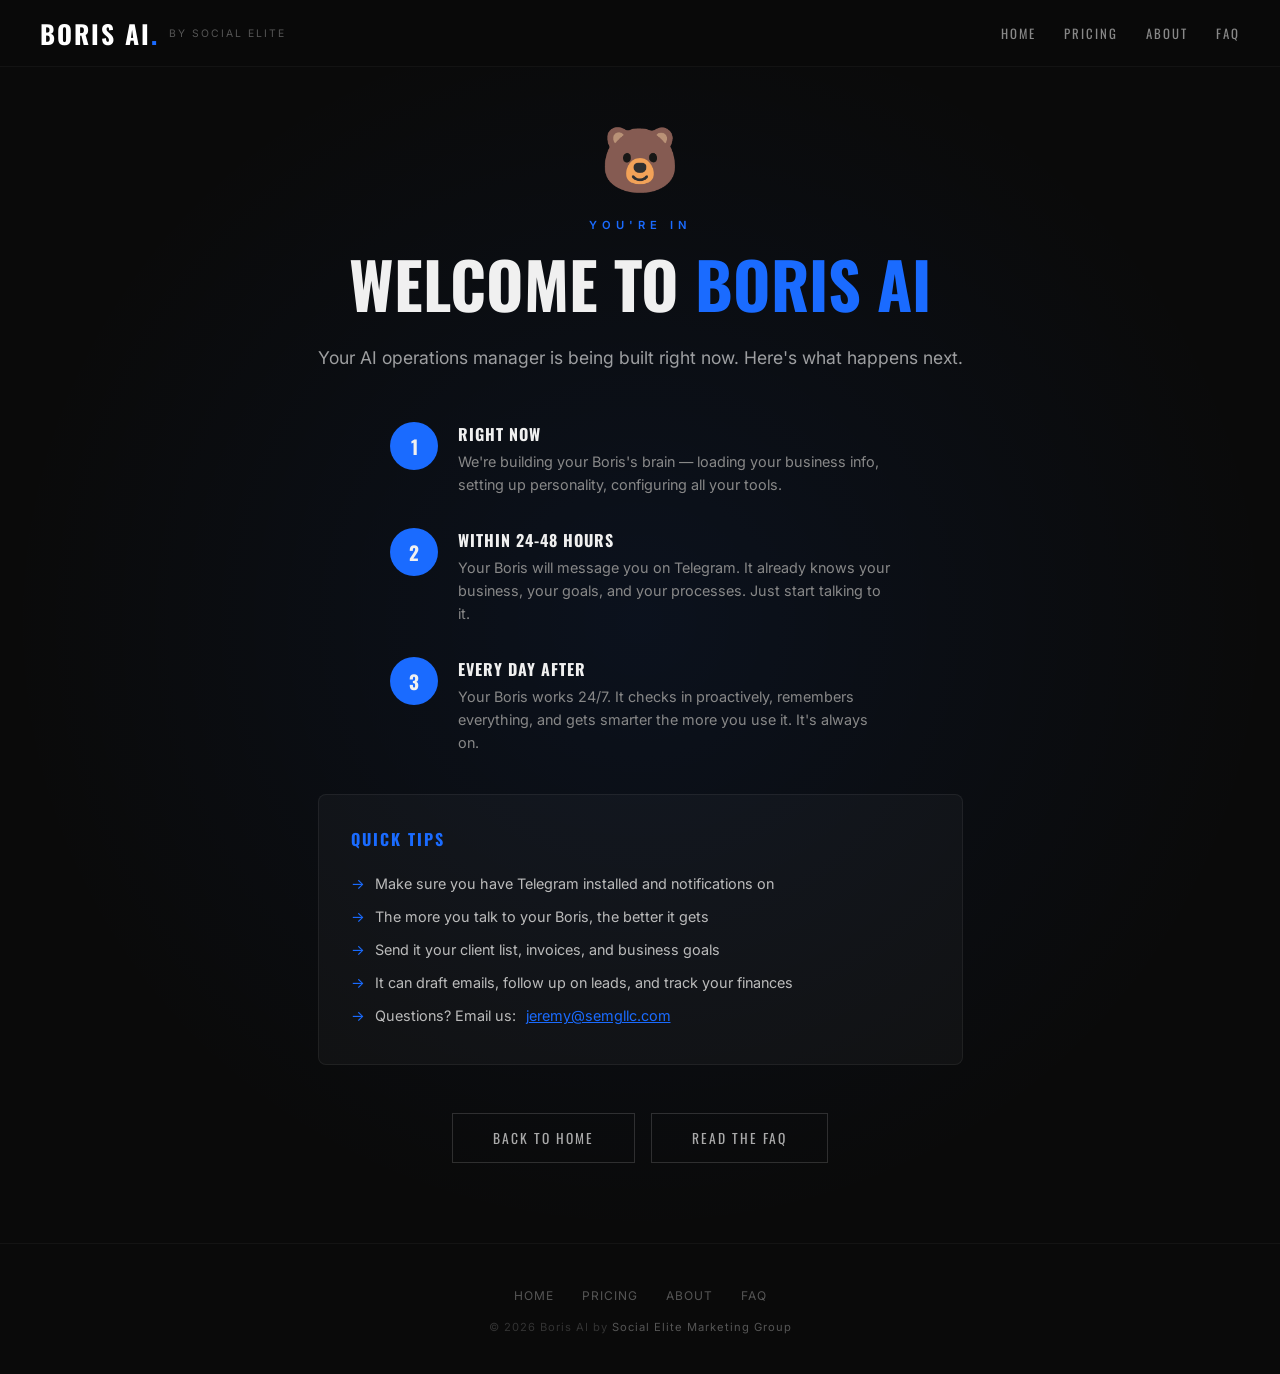
<file: success.html>
<!DOCTYPE html>
<html lang="en">
<head>
    <meta charset="UTF-8">
    <meta name="viewport" content="width=device-width, initial-scale=1.0">
    <title>Welcome — Boris AI</title>
    <meta name="description" content="You're in. Your AI operations manager is being built right now.">
    <meta property="og:title" content="Welcome — Boris AI">
    <meta property="og:description" content="Your Boris AI operations manager is being built. Check Telegram in 24-48 hours.">
    <link rel="stylesheet" href="styles.css">
</head>
<body>
    <nav>
        <div class="nav-brand">
            <a href="index.html" class="nav-logo">BORIS AI<span>.</span></a>
            <span class="nav-by">by Social Elite</span>
        </div>
        <button class="nav-toggle" onclick="document.querySelector('.nav-links').classList.toggle('open')">
            <span></span><span></span><span></span>
        </button>
        <div class="nav-links">
            <a href="index.html">Home</a>
            <a href="pricing.html">Pricing</a>
            <a href="about.html">About</a>
            <a href="faq.html">FAQ</a>
        </div>
    </nav>

    <!-- SUCCESS HERO -->
    <section style="min-height: 100vh; display: flex; flex-direction: column; justify-content: center; align-items: center; text-align: center; padding: 120px 20px 80px; position: relative;">
        <div style="position: absolute; top: 0; left: 0; width: 100%; height: 100%; background: radial-gradient(ellipse at center, rgba(26,107,255,0.08) 0%, transparent 70%); z-index: 0;"></div>
        <div style="position: relative; z-index: 1; max-width: 700px;">
            <div style="font-size: 4rem; margin-bottom: 20px;">🐻</div>
            <p class="section-tag" style="margin-bottom: 16px;">You're In</p>
            <h1 style="font-family: 'Oswald', sans-serif; font-size: clamp(2.5rem, 6vw, 4rem); font-weight: 800; text-transform: uppercase; line-height: 1.1; margin-bottom: 24px;">
                Welcome to <span style="color: var(--blue);">Boris AI</span>
            </h1>
            <p style="font-size: 1.1rem; color: rgba(255,255,255,0.6); line-height: 1.8; margin-bottom: 48px;">Your AI operations manager is being built right now. Here's what happens next.</p>

            <!-- TIMELINE -->
            <div style="text-align: left; max-width: 500px; margin: 0 auto;">
                <div style="display: flex; gap: 20px; margin-bottom: 32px; align-items: flex-start;">
                    <div style="width: 48px; height: 48px; background: var(--blue); border-radius: 50%; display: flex; align-items: center; justify-content: center; font-family: 'Oswald', sans-serif; font-weight: 800; font-size: 1.2rem; flex-shrink: 0;">1</div>
                    <div>
                        <h3 style="font-family: 'Oswald', sans-serif; font-size: 1rem; text-transform: uppercase; letter-spacing: 1px; margin-bottom: 4px;">Right Now</h3>
                        <p style="font-size: 0.9rem; color: var(--gray); line-height: 1.6;">We're building your Boris's brain — loading your business info, setting up personality, configuring all your tools.</p>
                    </div>
                </div>

                <div style="display: flex; gap: 20px; margin-bottom: 32px; align-items: flex-start;">
                    <div style="width: 48px; height: 48px; background: var(--blue); border-radius: 50%; display: flex; align-items: center; justify-content: center; font-family: 'Oswald', sans-serif; font-weight: 800; font-size: 1.2rem; flex-shrink: 0;">2</div>
                    <div>
                        <h3 style="font-family: 'Oswald', sans-serif; font-size: 1rem; text-transform: uppercase; letter-spacing: 1px; margin-bottom: 4px;">Within 24-48 Hours</h3>
                        <p style="font-size: 0.9rem; color: var(--gray); line-height: 1.6;">Your Boris will message you on Telegram. It already knows your business, your goals, and your processes. Just start talking to it.</p>
                    </div>
                </div>

                <div style="display: flex; gap: 20px; margin-bottom: 32px; align-items: flex-start;">
                    <div style="width: 48px; height: 48px; background: var(--blue); border-radius: 50%; display: flex; align-items: center; justify-content: center; font-family: 'Oswald', sans-serif; font-weight: 800; font-size: 1.2rem; flex-shrink: 0;">3</div>
                    <div>
                        <h3 style="font-family: 'Oswald', sans-serif; font-size: 1rem; text-transform: uppercase; letter-spacing: 1px; margin-bottom: 4px;">Every Day After</h3>
                        <p style="font-size: 0.9rem; color: var(--gray); line-height: 1.6;">Your Boris works 24/7. It checks in proactively, remembers everything, and gets smarter the more you use it. It's always on.</p>
                    </div>
                </div>
            </div>

            <!-- WHAT TO EXPECT -->
            <div style="background: rgba(255,255,255,0.03); border: 1px solid rgba(255,255,255,0.06); border-radius: 8px; padding: 32px; margin-top: 40px; text-align: left;">
                <h3 style="font-family: 'Oswald', sans-serif; font-size: 1rem; text-transform: uppercase; letter-spacing: 2px; color: var(--blue); margin-bottom: 16px;">Quick Tips</h3>
                <ul style="list-style: none;">
                    <li style="padding: 8px 0; font-size: 0.9rem; color: #bbb; display: flex; gap: 10px;"><span style="color: var(--blue);">&rarr;</span> Make sure you have Telegram installed and notifications on</li>
                    <li style="padding: 8px 0; font-size: 0.9rem; color: #bbb; display: flex; gap: 10px;"><span style="color: var(--blue);">&rarr;</span> The more you talk to your Boris, the better it gets</li>
                    <li style="padding: 8px 0; font-size: 0.9rem; color: #bbb; display: flex; gap: 10px;"><span style="color: var(--blue);">&rarr;</span> Send it your client list, invoices, and business goals</li>
                    <li style="padding: 8px 0; font-size: 0.9rem; color: #bbb; display: flex; gap: 10px;"><span style="color: var(--blue);">&rarr;</span> It can draft emails, follow up on leads, and track your finances</li>
                    <li style="padding: 8px 0; font-size: 0.9rem; color: #bbb; display: flex; gap: 10px;"><span style="color: var(--blue);">&rarr;</span> Questions? Email us: <a href="mailto:jeremy@semgllc.com" style="color: var(--blue);">jeremy@semgllc.com</a></li>
                </ul>
            </div>

            <div style="margin-top: 48px;">
                <a href="index.html" class="btn-outline" style="margin-right: 12px;">Back to Home</a>
                <a href="faq.html" class="btn-outline">Read the FAQ</a>
            </div>
        </div>
    </section>

    <footer>
        <div class="footer-links">
            <a href="index.html">Home</a>
            <a href="pricing.html">Pricing</a>
            <a href="about.html">About</a>
            <a href="faq.html">FAQ</a>
        </div>
        <p>&copy; 2026 Boris AI by <a href="https://socialelitemarketinggroup.com">Social Elite Marketing Group</a></p>
    </footer>
</body>
</html>
</file>
<file: styles.css>
/* ============================================
   BORIS AI — Shared Styles
   Dark, premium, business operations aesthetic
   ============================================ */

@import url('https://fonts.googleapis.com/css2?family=Oswald:wght@400;600;700;800&family=Inter:wght@300;400;500;600&display=swap');

:root {
    --blue: #1a6bff;
    --blue-light: #4d8bff;
    --dark: #0a0a0a;
    --darker: #060606;
    --gray: #888;
    --light: #f0f0f0;
    --accent: #4d8bff;
}

* { margin: 0; padding: 0; box-sizing: border-box; }

body {
    background: var(--dark);
    color: var(--light);
    font-family: 'Inter', sans-serif;
    overflow-x: hidden;
}

/* ---- NAVIGATION ---- */
nav {
    position: fixed; top: 0; width: 100%;
    padding: 14px 40px;
    display: flex; justify-content: space-between; align-items: center;
    z-index: 100;
    background: rgba(10,10,10,0.92);
    backdrop-filter: blur(12px);
    border-bottom: 1px solid rgba(255,255,255,0.04);
}
.nav-brand { display: flex; align-items: center; gap: 10px; }
.nav-logo {
    font-family: 'Oswald', sans-serif;
    font-size: 1.6rem; font-weight: 800;
    letter-spacing: 2px; color: #fff;
    text-decoration: none;
}
.nav-logo span { color: var(--blue); }
.nav-by { font-size: 0.65rem; color: #555; letter-spacing: 2px; text-transform: uppercase; }
.nav-links { display: flex; align-items: center; gap: 28px; }
.nav-links a {
    font-family: 'Oswald', sans-serif;
    font-size: 0.8rem; letter-spacing: 2px;
    text-transform: uppercase; text-decoration: none;
    color: var(--gray); transition: color 0.3s;
}
.nav-links a:hover { color: #fff; }
.nav-cta {
    padding: 10px 28px;
    background: var(--blue); color: #fff !important;
    text-decoration: none;
    font-family: 'Oswald', sans-serif;
    font-size: 0.85rem; letter-spacing: 2px;
    text-transform: uppercase; transition: 0.3s;
}
.nav-cta:hover { background: var(--blue-light); }

/* ---- BUTTONS ---- */
.btn-primary {
    display: inline-block;
    padding: 18px 60px;
    background: var(--blue); color: #fff;
    text-decoration: none;
    font-family: 'Oswald', sans-serif;
    font-size: 1.15rem; letter-spacing: 3px;
    text-transform: uppercase;
    transition: 0.3s; border: none; cursor: pointer;
}
.btn-primary:hover { background: var(--blue-light); transform: scale(1.03); }
.btn-outline {
    display: inline-block;
    padding: 14px 40px;
    border: 1px solid rgba(255,255,255,0.15);
    color: #aaa; text-decoration: none;
    font-family: 'Oswald', sans-serif;
    font-size: 0.85rem; letter-spacing: 2px;
    text-transform: uppercase; transition: 0.3s;
}
.btn-outline:hover { border-color: var(--blue); color: var(--blue); }

/* ---- HERO ---- */
.hero {
    min-height: 100vh;
    display: flex; flex-direction: column;
    justify-content: center; align-items: center;
    text-align: center;
    padding: 120px 20px 80px;
    position: relative;
}
.hero::before {
    content: ''; position: absolute; top: 0; left: 0;
    width: 100%; height: 100%;
    background: radial-gradient(ellipse at center, rgba(26,107,255,0.08) 0%, transparent 70%);
    z-index: 0;
}
.hero::after {
    content: ''; position: absolute; bottom: 0; left: 0;
    width: 100%; height: 40%;
    background: linear-gradient(to top, var(--dark), transparent);
    z-index: 1;
}
.hero-content { position: relative; z-index: 2; max-width: 850px; }
.hero-tag {
    font-size: 0.85rem; letter-spacing: 5px;
    text-transform: uppercase; color: var(--blue);
    margin-bottom: 20px; font-weight: 500;
}
.hero h1 {
    font-family: 'Oswald', sans-serif;
    font-size: clamp(2.5rem, 7vw, 4.8rem);
    font-weight: 800; text-transform: uppercase;
    line-height: 1.05; margin-bottom: 24px;
}
.hero h1 span { color: var(--blue); }
.hero-sub {
    font-size: 1.1rem; color: rgba(255,255,255,0.6);
    max-width: 620px; margin: 0 auto 40px;
    line-height: 1.7; font-weight: 300;
}
.hero-price {
    font-family: 'Oswald', sans-serif;
    font-size: 3rem; font-weight: 800; margin-bottom: 4px;
}
.hero-price-note {
    font-size: 0.85rem; color: var(--gray);
    margin-bottom: 32px; letter-spacing: 1px;
}
.hero-proof {
    margin-top: 32px; font-size: 0.75rem;
    color: #444; letter-spacing: 1px; text-transform: uppercase;
}

/* ---- PROOF BAR ---- */
.proof-bar {
    background: var(--darker); padding: 20px;
    text-align: center;
    border-top: 1px solid rgba(255,255,255,0.03);
    border-bottom: 1px solid rgba(255,255,255,0.03);
}
.proof-bar p { font-size: 0.8rem; color: #555; letter-spacing: 2px; text-transform: uppercase; }
.proof-bar span { color: var(--blue); font-weight: 600; }

/* ---- SECTIONS ---- */
.section { padding: 100px 20px; }
.section-inner { max-width: 900px; margin: 0 auto; }
.section-tag {
    font-size: 0.7rem; letter-spacing: 5px;
    text-transform: uppercase; color: var(--blue);
    margin-bottom: 16px; font-weight: 600;
}
.section h2 {
    font-family: 'Oswald', sans-serif;
    font-size: clamp(1.8rem, 4vw, 2.8rem);
    font-weight: 700; text-transform: uppercase;
    margin-bottom: 20px; line-height: 1.15;
}
.section-subtitle {
    font-size: 1rem; color: var(--gray);
    line-height: 1.7; margin-bottom: 40px; max-width: 650px;
}

/* ---- PAIN LIST ---- */
.pain-list { list-style: none; }
.pain-list li {
    padding: 14px 0;
    border-bottom: 1px solid rgba(255,255,255,0.04);
    font-size: 1rem; color: #bbb;
    display: flex; gap: 12px; align-items: flex-start;
}
.pain-list li::before {
    content: '\2715'; color: var(--blue);
    font-weight: 700; font-size: 1.1rem;
    flex-shrink: 0; margin-top: 1px;
}

/* ---- TWO COLUMNS ---- */
.two-col {
    display: grid; grid-template-columns: 1fr 1fr;
    gap: 60px; align-items: center; margin-top: 40px;
}
.two-col img { width: 100%; border-radius: 4px; }

/* ---- FEATURES GRID ---- */
.features {
    display: grid;
    grid-template-columns: repeat(auto-fit, minmax(260px, 1fr));
    gap: 20px; margin-top: 40px;
}
.feature {
    background: rgba(255,255,255,0.015);
    border: 1px solid rgba(255,255,255,0.05);
    border-radius: 6px; padding: 28px; transition: 0.3s;
}
.feature:hover { border-color: rgba(26,107,255,0.3); background: rgba(26,107,255,0.03); }
.feature-icon { font-size: 1.8rem; margin-bottom: 10px; }
.feature h3 {
    font-family: 'Oswald', sans-serif;
    font-size: 1rem; font-weight: 600;
    text-transform: uppercase; letter-spacing: 1px;
    margin-bottom: 6px;
}
.feature p { font-size: 0.85rem; color: var(--gray); line-height: 1.6; }

/* ---- TABS ---- */
.tabs {
    display: flex; gap: 0; margin-bottom: 40px;
    border-bottom: 2px solid rgba(255,255,255,0.06);
}
.tab {
    padding: 14px 28px;
    font-family: 'Oswald', sans-serif;
    font-size: 0.9rem; letter-spacing: 2px;
    text-transform: uppercase; color: var(--gray);
    cursor: pointer; transition: 0.3s;
    border-bottom: 2px solid transparent;
    margin-bottom: -2px;
}
.tab.active { color: var(--blue); border-bottom-color: var(--blue); }
.tab:hover { color: #ddd; }
.tab-content { display: none; }
.tab-content.active { display: block; }

/* ---- STEPS ---- */
.steps { counter-reset: step; margin-top: 40px; }
.step {
    display: flex; gap: 24px; padding: 28px 0;
    border-bottom: 1px solid rgba(255,255,255,0.04);
    align-items: flex-start;
}
.step-num {
    counter-increment: step;
    font-family: 'Oswald', sans-serif;
    font-size: 2.5rem; font-weight: 800;
    color: var(--blue); line-height: 1;
    flex-shrink: 0; width: 50px;
}
.step-num::before { content: counter(step); }
.step h3 {
    font-family: 'Oswald', sans-serif;
    font-size: 1.15rem; font-weight: 600;
    text-transform: uppercase; letter-spacing: 1px;
    margin-bottom: 4px;
}
.step p { font-size: 0.9rem; color: var(--gray); line-height: 1.6; }

/* ---- VALUE STACK ---- */
.stack-bg {
    background: linear-gradient(180deg, transparent 0%, rgba(26,107,255,0.03) 50%, transparent 100%);
}
.stack-items { max-width: 700px; margin: 40px auto 0; }
.stack-item {
    display: flex; justify-content: space-between; align-items: center;
    padding: 12px 0; border-bottom: 1px solid rgba(255,255,255,0.04);
}
.stack-item span:first-child { font-size: 0.95rem; color: #ccc; }
.stack-item span:last-child {
    font-family: 'Oswald', sans-serif;
    font-size: 0.95rem; color: #555; text-decoration: line-through;
}
.stack-total {
    display: flex; justify-content: space-between; align-items: center;
    padding: 24px 0; margin-top: 16px;
    border-top: 2px solid var(--blue);
    max-width: 700px; margin-left: auto; margin-right: auto;
}
.stack-total span:first-child {
    font-family: 'Oswald', sans-serif;
    font-size: 1.3rem; font-weight: 700;
    text-transform: uppercase; letter-spacing: 2px;
}
.stack-total span:last-child {
    font-family: 'Oswald', sans-serif;
    font-size: 2.5rem; font-weight: 800; color: var(--blue);
}

/* ---- CTA SECTION ---- */
.cta-section {
    padding: 100px 20px; text-align: center; position: relative;
}
.cta-section::before {
    content: ''; position: absolute; top: 0; left: 0;
    width: 100%; height: 100%;
    background: radial-gradient(ellipse at center, rgba(26,107,255,0.06) 0%, transparent 70%);
    z-index: 0;
}
.cta-content { position: relative; z-index: 1; }
.cta-content h2 {
    font-family: 'Oswald', sans-serif;
    font-size: clamp(2rem, 5vw, 3.5rem);
    font-weight: 800; text-transform: uppercase; margin-bottom: 16px;
}
.cta-content h2 span { color: var(--blue); }
.cta-content p {
    font-size: 1rem; color: var(--gray);
    margin-bottom: 32px; max-width: 550px;
    margin-left: auto; margin-right: auto;
}
.guarantee { margin-top: 20px; font-size: 0.8rem; color: #555; letter-spacing: 1px; }

/* ---- FAQ GRID ---- */
.faq-grid {
    margin-top: 40px;
    display: grid;
    grid-template-columns: repeat(auto-fit, minmax(300px, 1fr));
    gap: 24px;
}
.faq-item {
    padding: 24px;
    background: rgba(255,255,255,0.015);
    border: 1px solid rgba(255,255,255,0.04);
    border-radius: 4px;
}
.faq-q { font-weight: 600; font-size: 0.95rem; margin-bottom: 8px; color: #ddd; }
.faq-a { font-size: 0.85rem; color: var(--gray); line-height: 1.6; }

/* ---- PRICING CARDS ---- */
.pricing-grid {
    display: grid;
    grid-template-columns: repeat(auto-fit, minmax(280px, 1fr));
    gap: 24px; text-align: left;
}
.price-card {
    background: rgba(255,255,255,0.02);
    border: 1px solid rgba(255,255,255,0.06);
    border-radius: 8px; padding: 36px 28px;
    position: relative;
}
.price-card.featured {
    background: rgba(26,107,255,0.06);
    border: 2px solid var(--blue);
    transform: scale(1.02);
}
.price-card .badge {
    position: absolute; top: -12px; left: 50%;
    transform: translateX(-50%);
    background: var(--blue); color: #fff;
    font-family: 'Oswald', sans-serif;
    font-size: 0.7rem; letter-spacing: 2px;
    padding: 4px 16px; text-transform: uppercase;
}
.price-card .tier-name {
    font-family: 'Oswald', sans-serif;
    font-size: 0.75rem; letter-spacing: 3px;
    text-transform: uppercase; color: var(--gray);
    margin-bottom: 8px;
}
.price-card.featured .tier-name { color: var(--blue); }
.price-card .tier-price {
    font-family: 'Oswald', sans-serif;
    font-size: 2.8rem; font-weight: 800; margin-bottom: 4px;
}
.price-card .tier-note {
    font-size: 0.8rem; color: var(--gray); margin-bottom: 24px;
}
.price-card ul { list-style: none; margin-bottom: 28px; }
.price-card li {
    padding: 6px 0; font-size: 0.85rem; color: #bbb;
}
.price-card li.highlight { color: #ddd; font-weight: 500; }
.price-card .tier-cost {
    font-size: 0.75rem; color: #666; margin-bottom: 12px;
}
.price-card .btn-primary {
    display: block; text-align: center;
    padding: 14px; font-size: 0.95rem;
}

/* ---- ADD-ONS ---- */
.addon-grid {
    display: grid;
    grid-template-columns: repeat(auto-fit, minmax(240px, 1fr));
    gap: 16px; margin-top: 30px;
}
.addon-card {
    background: rgba(255,255,255,0.02);
    border: 1px solid rgba(255,255,255,0.06);
    border-radius: 8px; padding: 24px;
}
.addon-card h4 {
    font-family: 'Oswald', sans-serif;
    font-size: 0.9rem; font-weight: 600;
    text-transform: uppercase; letter-spacing: 1px;
    margin-bottom: 6px;
}
.addon-card .addon-price {
    font-family: 'Oswald', sans-serif;
    font-size: 1.3rem; font-weight: 800;
    color: var(--blue); margin-bottom: 8px;
}
.addon-card p { font-size: 0.8rem; color: var(--gray); line-height: 1.5; }

/* ---- PURCHASE FLOW ---- */
.flow-steps {
    display: flex; justify-content: center;
    gap: 0; margin: 50px 0 60px; flex-wrap: wrap;
}
.flow-step {
    text-align: center; padding: 20px 24px;
    position: relative; flex: 1; min-width: 160px;
}
.flow-step-num {
    width: 48px; height: 48px;
    border-radius: 50%;
    background: rgba(26,107,255,0.15);
    border: 2px solid var(--blue);
    display: flex; align-items: center; justify-content: center;
    font-family: 'Oswald', sans-serif;
    font-size: 1.2rem; font-weight: 800; color: var(--blue);
    margin: 0 auto 12px;
}
.flow-step h4 {
    font-family: 'Oswald', sans-serif;
    font-size: 0.85rem; letter-spacing: 2px;
    text-transform: uppercase; margin-bottom: 4px;
}
.flow-step p { font-size: 0.75rem; color: var(--gray); }
.flow-step::after {
    content: ''; position: absolute;
    top: 42px; right: -20px;
    width: 40px; height: 2px;
    background: rgba(255,255,255,0.06);
}
.flow-step:last-child::after { display: none; }

/* ---- FORMS ---- */
.form-group { margin-bottom: 20px; }
.form-group label {
    display: block; margin-bottom: 6px;
    font-family: 'Oswald', sans-serif;
    font-size: 0.8rem; letter-spacing: 2px;
    text-transform: uppercase; color: var(--gray);
}
.form-group input,
.form-group select,
.form-group textarea {
    width: 100%; padding: 14px 16px;
    background: rgba(255,255,255,0.04);
    border: 1px solid rgba(255,255,255,0.08);
    border-radius: 4px; color: #fff;
    font-family: 'Inter', sans-serif;
    font-size: 0.9rem; transition: 0.3s;
}
.form-group input:focus,
.form-group select:focus,
.form-group textarea:focus {
    outline: none;
    border-color: var(--blue);
    background: rgba(26,107,255,0.04);
}
.form-group select option { background: #111; }

/* ---- ABOUT / TEAM ---- */
.team-card {
    display: flex; gap: 30px;
    align-items: center;
    padding: 30px;
    background: rgba(255,255,255,0.02);
    border: 1px solid rgba(255,255,255,0.06);
    border-radius: 8px;
}
.team-card img {
    width: 120px; height: 120px;
    border-radius: 50%; object-fit: cover;
    border: 2px solid var(--blue);
}
.team-card h3 {
    font-family: 'Oswald', sans-serif;
    font-size: 1.2rem; font-weight: 700;
    text-transform: uppercase; letter-spacing: 1px;
    margin-bottom: 4px;
}
.team-card .team-role {
    font-size: 0.8rem; color: var(--blue);
    letter-spacing: 2px; text-transform: uppercase;
    margin-bottom: 10px;
}
.team-card p { font-size: 0.85rem; color: var(--gray); line-height: 1.6; }

/* ---- SUCCESS PAGE ---- */
.success-icon {
    font-size: 4rem; margin-bottom: 20px;
}
.success-steps {
    max-width: 600px; margin: 40px auto 0;
    text-align: left;
}
.success-step {
    display: flex; gap: 16px;
    padding: 20px 0;
    border-bottom: 1px solid rgba(255,255,255,0.04);
}
.success-step-icon {
    width: 40px; height: 40px;
    border-radius: 50%;
    background: rgba(26,107,255,0.1);
    display: flex; align-items: center; justify-content: center;
    font-size: 1.2rem; flex-shrink: 0;
}
.success-step h4 {
    font-family: 'Oswald', sans-serif;
    font-size: 0.95rem; font-weight: 600;
    text-transform: uppercase; letter-spacing: 1px;
    margin-bottom: 4px;
}
.success-step p { font-size: 0.85rem; color: var(--gray); line-height: 1.5; }

/* ---- FOOTER ---- */
footer {
    text-align: center; padding: 40px 20px;
    border-top: 1px solid rgba(255,255,255,0.04);
}
footer .footer-links {
    margin-bottom: 16px;
}
footer .footer-links a {
    color: #555; text-decoration: none;
    font-size: 0.75rem; letter-spacing: 1px;
    text-transform: uppercase; margin: 0 12px;
    transition: color 0.3s;
}
footer .footer-links a:hover { color: var(--blue); }
footer p { color: #333; font-size: 0.7rem; letter-spacing: 1px; }
footer a { color: #555; text-decoration: none; }

/* ---- PAGE HERO (smaller, for inner pages) ---- */
.page-hero {
    padding: 140px 20px 60px;
    text-align: center;
    position: relative;
}
.page-hero::before {
    content: ''; position: absolute; top: 0; left: 0;
    width: 100%; height: 100%;
    background: radial-gradient(ellipse at center, rgba(26,107,255,0.06) 0%, transparent 70%);
    z-index: 0;
}
.page-hero-content { position: relative; z-index: 1; }
.page-hero h1 {
    font-family: 'Oswald', sans-serif;
    font-size: clamp(2rem, 5vw, 3.5rem);
    font-weight: 800; text-transform: uppercase;
    line-height: 1.1; margin-bottom: 16px;
}
.page-hero h1 span { color: var(--blue); }
.page-hero p {
    font-size: 1rem; color: var(--gray);
    max-width: 550px; margin: 0 auto;
    line-height: 1.7;
}

/* ---- MOBILE HAMBURGER ---- */
.nav-toggle { display: none; background: none; border: none; cursor: pointer; padding: 4px; }
.nav-toggle span {
    display: block; width: 24px; height: 2px;
    background: #fff; margin: 5px 0; transition: 0.3s;
}

/* ---- FAQ ACCORDION ---- */
.faq-accordion { margin-top: 20px; }
.faq-acc-item { border-bottom: 1px solid rgba(255,255,255,0.06); }
.faq-acc-q {
    display: flex; justify-content: space-between; align-items: center;
    padding: 24px 0; cursor: pointer; transition: 0.3s;
}
.faq-acc-q:hover { color: var(--blue); }
.faq-acc-q span:first-child {
    font-family: 'Oswald', sans-serif;
    font-size: 1.05rem; font-weight: 600;
    text-transform: uppercase; letter-spacing: 1px;
}
.faq-arrow {
    font-family: 'Oswald', sans-serif;
    font-size: 1.5rem; color: var(--blue);
    transition: transform 0.3s; flex-shrink: 0;
}
.faq-acc-item.open .faq-arrow { transform: rotate(45deg); }
.faq-acc-a {
    max-height: 0; overflow: hidden;
    transition: max-height 0.4s ease, padding 0.4s ease;
    padding: 0 0;
}
.faq-acc-item.open .faq-acc-a {
    max-height: 500px; padding: 0 0 24px;
}
.faq-acc-a p {
    font-size: 0.9rem; color: var(--gray);
    line-height: 1.7; margin-bottom: 10px;
}
.faq-acc-a p:last-child { margin-bottom: 0; }

/* ---- RESPONSIVE ---- */
@media (max-width: 768px) {
    .two-col { grid-template-columns: 1fr; gap: 30px; }
    .pricing-grid { grid-template-columns: 1fr; }
    .price-card.featured { transform: none; }
    .flow-steps { flex-direction: column; align-items: center; }
    .flow-step::after { display: none; }
    .team-card { flex-direction: column; text-align: center; }
    .about-grid { grid-template-columns: 1fr !important; }
}

@media (max-width: 600px) {
    nav { padding: 10px 16px; }
    .nav-by { display: none; }
    .nav-links { display: none; position: absolute; top: 100%; left: 0; width: 100%; flex-direction: column; background: rgba(10,10,10,0.98); padding: 20px; gap: 16px; border-bottom: 1px solid rgba(255,255,255,0.04); }
    .nav-links.open { display: flex; }
    .nav-toggle { display: block; }
    .hero { padding: 100px 16px 60px; }
    .step { flex-direction: column; gap: 10px; }
    .step-num { width: auto; }
    .features { grid-template-columns: 1fr; }
    .tabs { flex-wrap: wrap; }
    .tab { padding: 10px 16px; font-size: 0.8rem; }
    .faq-grid { grid-template-columns: 1fr; }
    .addon-grid { grid-template-columns: 1fr; }
}

/* Client Pill Badges */
.client-pill {
    display: inline-block;
    padding: 8px 16px;
    background: rgba(255,255,255,0.06);
    border: 1px solid rgba(255,255,255,0.1);
    border-radius: 50px;
    font-size: 0.8rem;
    color: rgba(255,255,255,0.8);
    letter-spacing: 0.5px;
    white-space: nowrap;
    transition: all 0.3s;
}
.client-pill:hover {
    background: rgba(26,107,255,0.15);
    border-color: var(--blue);
    color: #fff;
}
</file>
